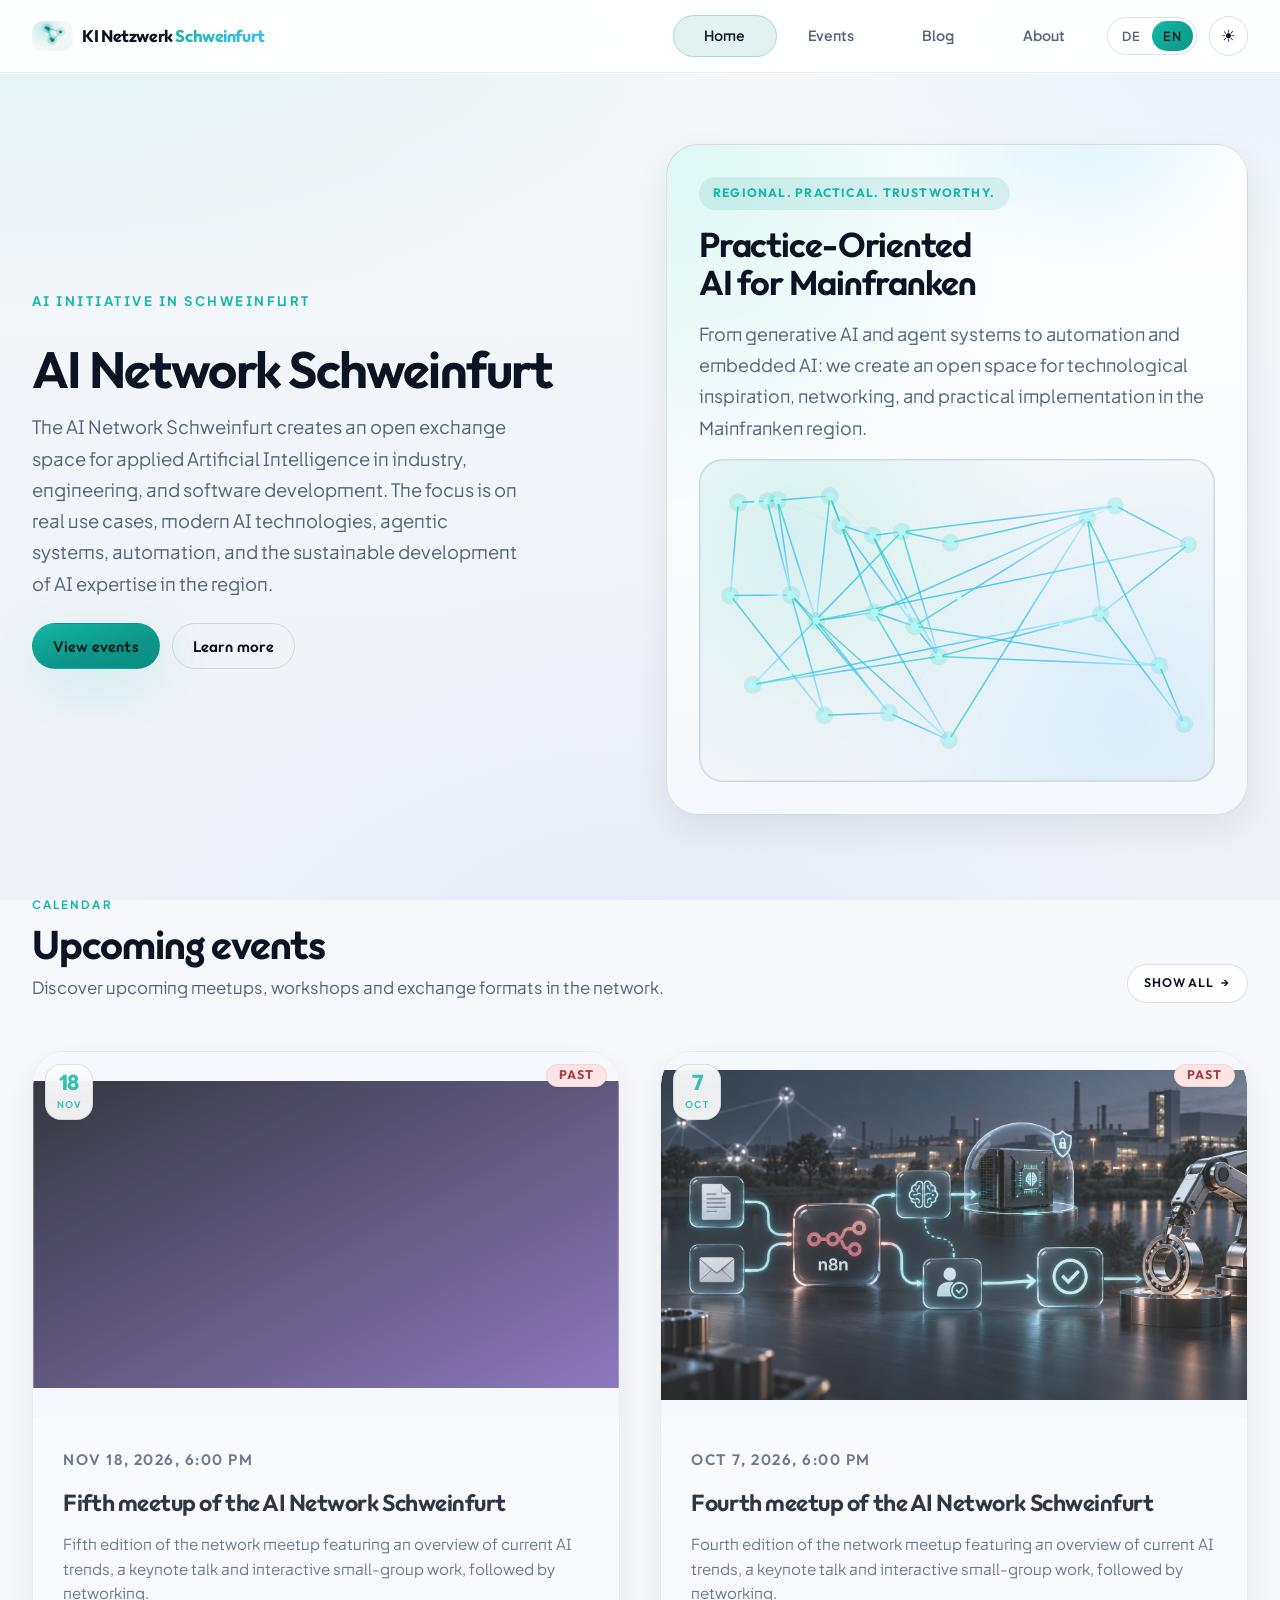
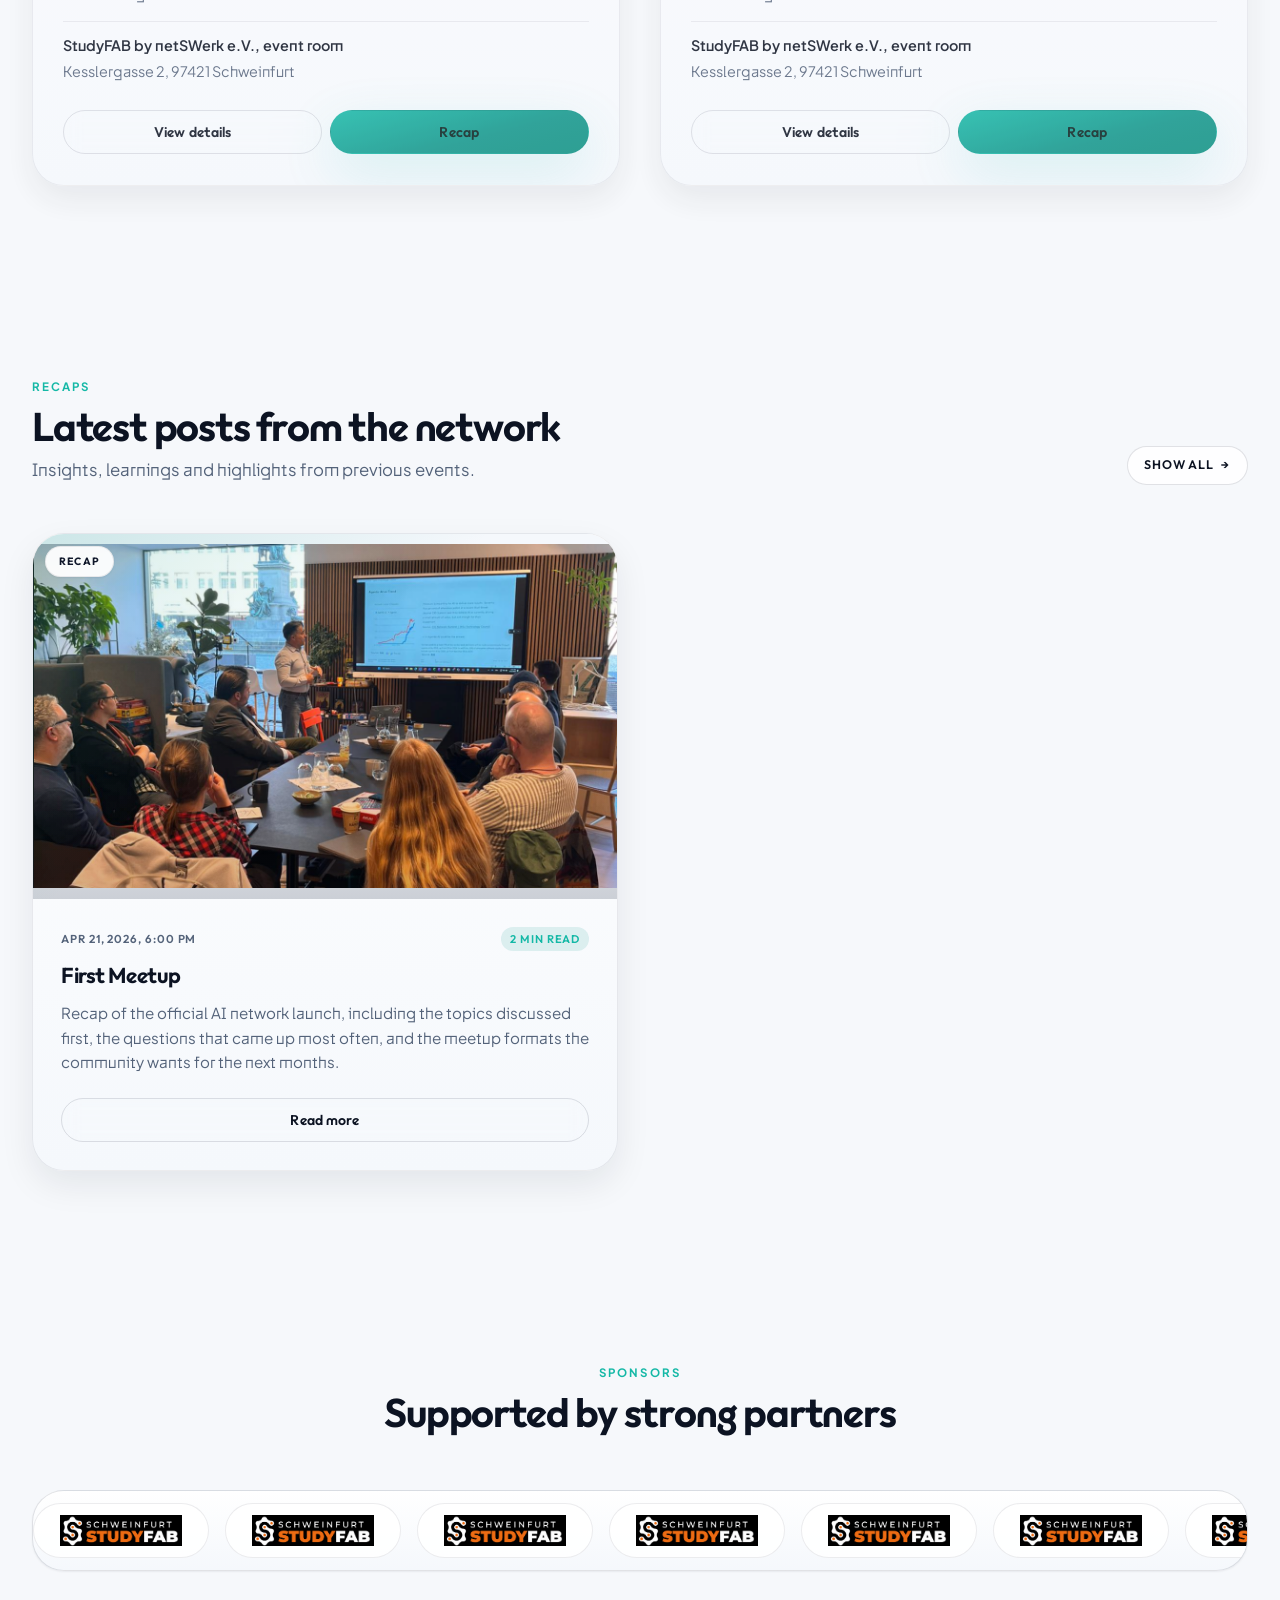
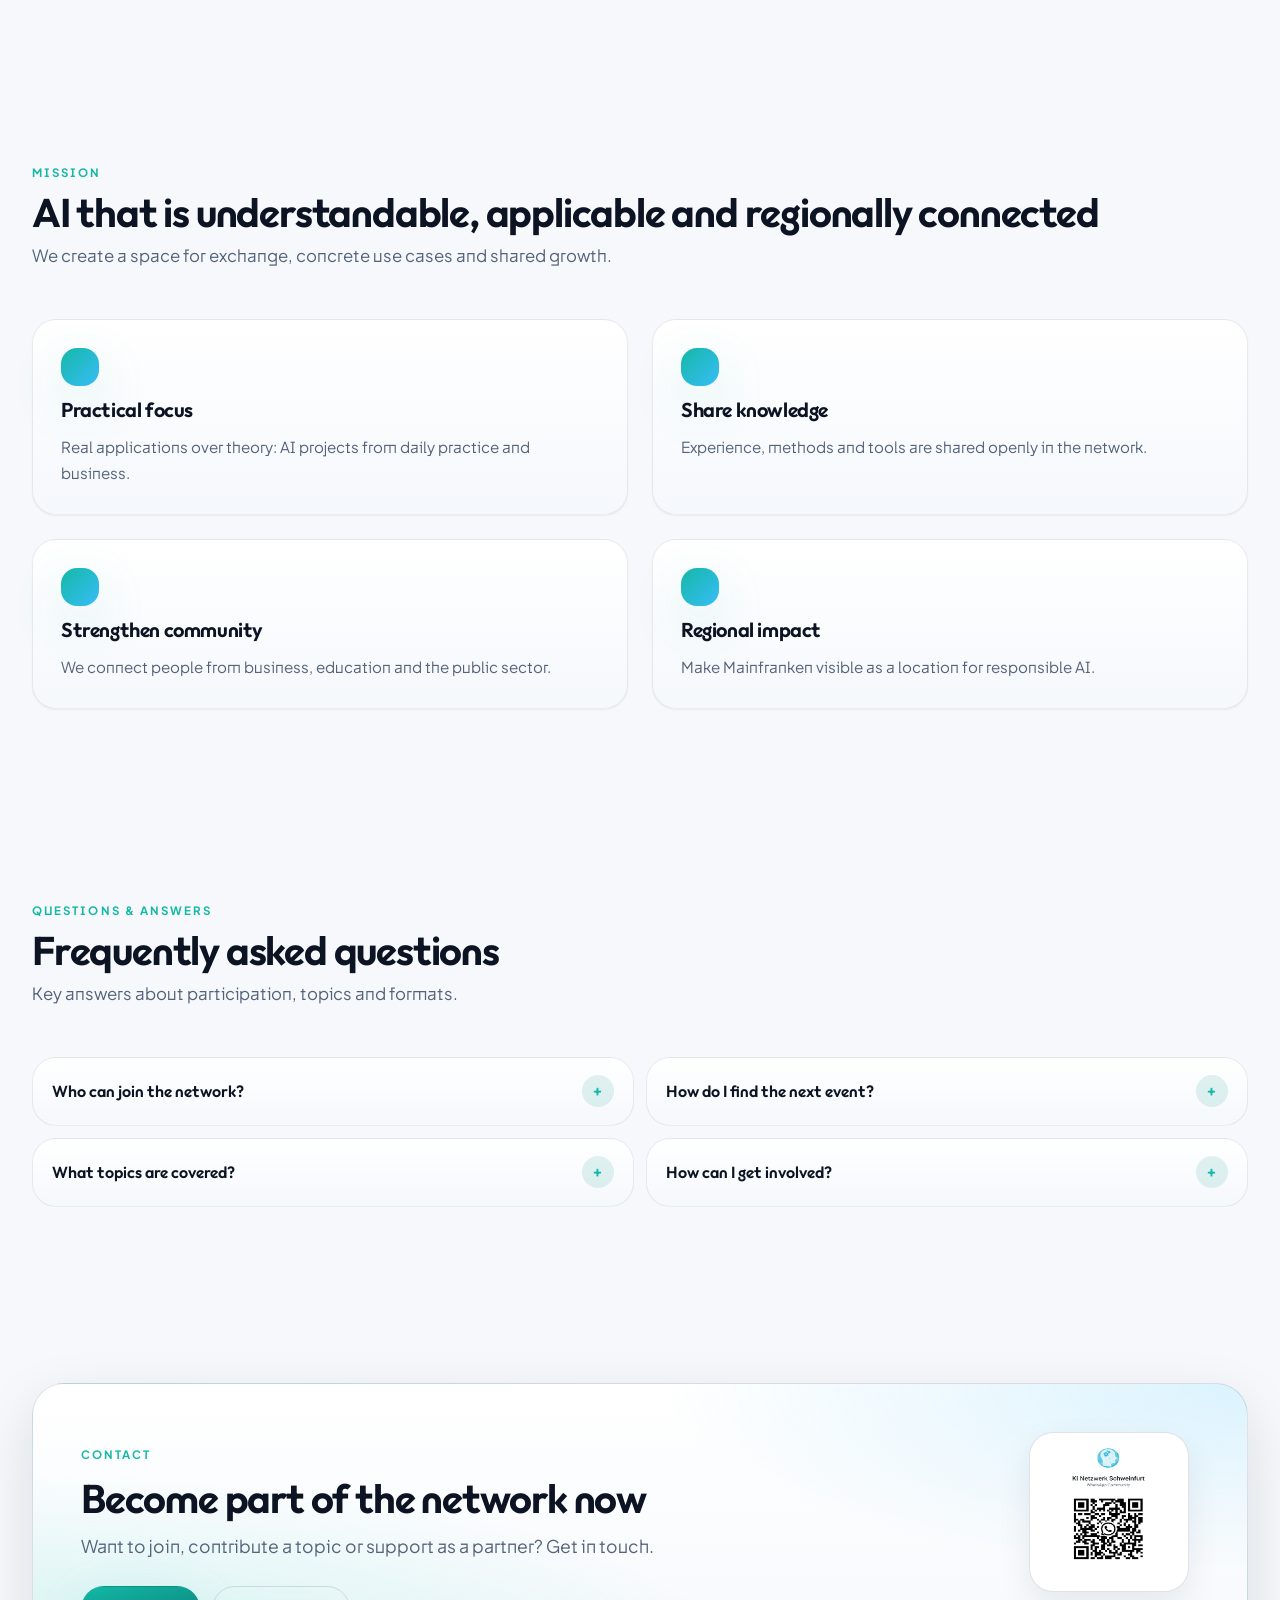
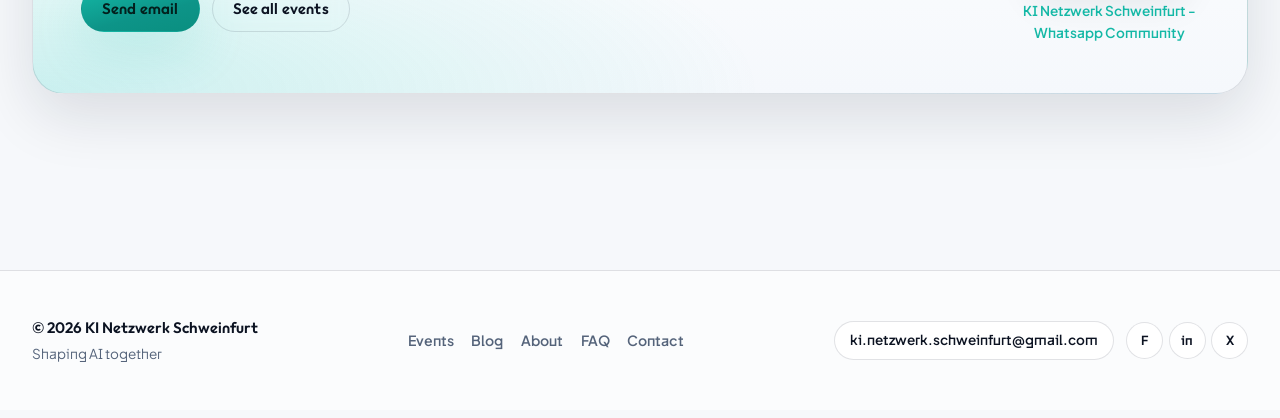
<file: index.html>
<!--
  ============================================================================
  Project:      KI Netzwerk Schweinfurt
  Seite:        Startseite (Home)
  Projekt-Pfad: index.html
  Description:  Offizielle Website des KI Netzwerks Schweinfurt – Vernetzung von
                Unternehmen, Bildung, Verwaltung und Community rund um praxisnahe KI
                in der Region Mainfranken.

  Developed by: Oliver Braun
  GitHub:       https://github.com/olli-br

  Development Start: April 2026
  Current Version:   0.1.0 (Beta)

  Update History:
  - 02.05.2026  [Oliver Braun]   Project initialization
  - 07.05.2026  [Morteza Djebeli]  Initial change the text for the home page 
  - 08.05.2026  [Oliver Braun]   Polish responsive UI and layout consistency, including updated JSON content structure and Markdown-based content handling.
  - 08.05.2026  [Oliver Braun]   Add local WebLLM chat assistant.
  - 09.05.2026  [Oliver Braun]   Markdown rendering and mobile UX polish.
  - 10.05.2026  [Oliver Braun]   Mobile/light-mode polish, viewport main height, live AI context.
  This project was independently developed and coded by me.
  Feel free to learn from the code, but please keep the attribution.
  ============================================================================
-->

<!doctype html>
<html lang="de">
  <head>
    <meta charset="UTF-8" />
    <meta name="color-scheme" content="dark light" />
    <script>
      (function () {
        var lk = "kins-language";
        var storedLang = localStorage.getItem(lk);
        function pickLang() {
          if (storedLang === "de" || storedLang === "en") return storedLang;
          var list =
            typeof navigator.languages !== "undefined" && navigator.languages.length
              ? Array.prototype.slice.call(navigator.languages)
              : [navigator.language || ""];
          for (var i = 0; i < list.length; i++) {
            var t = String(list[i]).toLowerCase();
            if (t.indexOf("de") === 0) return "de";
            if (t.indexOf("en") === 0) return "en";
          }
          return "de";
        }
        document.documentElement.lang = pickLang();
        var tk = "kins-theme";
        var storedTheme = localStorage.getItem(tk);
        if (storedTheme !== "light" && storedTheme !== "dark" && window.matchMedia) {
          document.documentElement.style.colorScheme = window.matchMedia("(prefers-color-scheme: light)").matches
            ? "light"
            : "dark";
        }
      })();
    </script>
    <meta
      name="viewport"
      content="width=device-width, initial-scale=1, viewport-fit=cover, interactive-widget=overlays-content"
    />
    <meta id="theme-color-meta" name="theme-color" content="#060a12" />
    <title>KI Netzwerk Schweinfurt</title>
    <meta
      name="description"
      content="KI Netzwerk Schweinfurt verbindet Unternehmen, Bildung und Verwaltung rund um praxisnahe Künstliche Intelligenz."
    />
    <link rel="preconnect" href="https://fonts.googleapis.com" />
    <link rel="preconnect" href="https://fonts.gstatic.com" crossorigin />
    <link
      href="https://fonts.googleapis.com/css2?family=Plus+Jakarta+Sans:ital,wght@0,400..800;1,400..800&display=swap"
      rel="stylesheet"
    />
    <link rel="stylesheet" href="./assets/css/styles.css" />
    <script defer src="./assets/js/main.js"></script>
  </head>
  <body data-page="home">
    <div id="site-header"></div>

    <main>
      <section class="hero container fade-in" id="hero">
        <div class="hero-content">
          <p class="eyebrow" data-i18n="home.heroLabel"></p>
          <h1 data-i18n="home.heroTitle"></h1>
          <p class="hero-text" data-i18n="home.heroText"></p>
          <div class="hero-actions">
            <a class="btn btn-primary" href="./events.html" data-i18n="home.heroCtaPrimary"></a>
            <a class="btn btn-ghost" href="#mission" data-i18n="home.heroCtaSecondary"></a>
          </div>
        </div>
        <aside class="hero-panel" aria-hidden="true">
          <div class="hero-panel-content">
            <span class="hero-chip" data-i18n="home.heroStatus"></span>
            <h2 data-i18n="home.heroPanelTitle"></h2>
            <p data-i18n="home.heroPanelText"></p>
            <div class="hero-network-visual">
              <canvas id="network-canvas" width="360" height="260"></canvas>
            </div>
          </div>
        </aside>
      </section>

      <section class="home-section container fade-in" id="upcoming-events">
        <div class="section-head">
          <div>
            <p class="eyebrow" data-i18n="home.nextEventsLabel"></p>
            <h2 data-i18n="home.nextEvents"></h2>
            <p class="section-copy" data-i18n="home.nextEventsIntro"></p>
          </div>
          <a class="link" href="./events.html" data-i18n="common.showAll"></a>
        </div>
        <div id="next-events" class="events-cards events-cards--home"></div>
      </section>

      <section class="home-section container fade-in" id="recaps">
        <div class="section-head">
          <div>
            <p class="eyebrow" data-i18n="home.recapLabel"></p>
            <h2 data-i18n="home.recapTitle"></h2>
            <p class="section-copy" data-i18n="home.recapIntro"></p>
          </div>
          <a class="link" href="./blog.html" data-i18n="common.showAll"></a>
        </div>
        <div id="latest-posts" class="blog-cards-grid"></div>
      </section>

      <section class="home-section container fade-in" id="sponsors">
        <div class="section-head section-head--center">
          <div>
            <p class="eyebrow" data-i18n="home.sponsorsLabel"></p>
            <h2 data-i18n="home.sponsorsTitle"></h2>
          </div>
        </div>
        <div id="sponsor-strip" class="sponsor-strip" aria-live="polite"></div>
      </section>

      <section class="home-section container fade-in" id="mission">
        <div class="section-head">
          <div>
            <p class="eyebrow" data-i18n="home.missionLabel"></p>
            <h2 data-i18n="home.missionTitle"></h2>
            <p class="section-copy" data-i18n="home.missionIntro"></p>
          </div>
        </div>
        <div class="feature-grid">
          <article class="feature-card fade-in">
            <h3 data-i18n="home.feature1Title"></h3>
            <p data-i18n="home.feature1Text"></p>
          </article>
          <article class="feature-card fade-in">
            <h3 data-i18n="home.feature2Title"></h3>
            <p data-i18n="home.feature2Text"></p>
          </article>
          <article class="feature-card fade-in">
            <h3 data-i18n="home.feature3Title"></h3>
            <p data-i18n="home.feature3Text"></p>
          </article>
          <article class="feature-card fade-in">
            <h3 data-i18n="home.feature4Title"></h3>
            <p data-i18n="home.feature4Text"></p>
          </article>
        </div>
      </section>

      <section class="home-section container fade-in" id="faq">
        <div class="section-head">
          <div>
            <p class="eyebrow" data-i18n="home.faqLabel"></p>
            <h2 data-i18n="home.faqTitle"></h2>
            <p class="section-copy" data-i18n="home.faqIntro"></p>
          </div>
        </div>
        <div class="faq-grid">
          <article class="faq-item">
            <button class="faq-question" type="button" aria-expanded="false" aria-controls="faq-1">
              <span data-i18n="faq.q1.question"></span>
              <span class="faq-toggle-icon" aria-hidden="true"></span>
            </button>
            <div id="faq-1" class="faq-answer" hidden>
              <p data-i18n="faq.q1.answer"></p>
            </div>
          </article>
          <article class="faq-item">
            <button class="faq-question" type="button" aria-expanded="false" aria-controls="faq-2">
              <span data-i18n="faq.q2.question"></span>
              <span class="faq-toggle-icon" aria-hidden="true"></span>
            </button>
            <div id="faq-2" class="faq-answer" hidden>
              <p data-i18n="faq.q2.answer"></p>
            </div>
          </article>
          <article class="faq-item">
            <button class="faq-question" type="button" aria-expanded="false" aria-controls="faq-3">
              <span data-i18n="faq.q3.question"></span>
              <span class="faq-toggle-icon" aria-hidden="true"></span>
            </button>
            <div id="faq-3" class="faq-answer" hidden>
              <p data-i18n="faq.q3.answer"></p>
            </div>
          </article>
          <article class="faq-item">
            <button class="faq-question" type="button" aria-expanded="false" aria-controls="faq-4">
              <span data-i18n="faq.q4.question"></span>
              <span class="faq-toggle-icon" aria-hidden="true"></span>
            </button>
            <div id="faq-4" class="faq-answer" hidden>
              <p data-i18n="faq.q4.answer"></p>
            </div>
          </article>
        </div>
      </section>

      <section class="cta-section container fade-in" id="contact">
        <div class="cta-panel">
          <div class="cta-panel-body">
            <div class="cta-panel-content">
              <p class="eyebrow" data-i18n="home.ctaLabel"></p>
              <h2 data-i18n="home.ctaTitle"></h2>
              <p class="cta-text" data-i18n="home.ctaText"></p>
              <div class="hero-actions">
                <a class="btn btn-primary" href="mailto:ki.netzwerk.schweinfurt@gmail.com" data-i18n="home.ctaButton"></a>
                <a class="btn btn-ghost" href="./events.html" data-i18n="home.ctaSecondary"></a>
              </div>
            </div>
            <div class="cta-qr">
              <img
                class="cta-qr-image"
                src="./assets/images/KI_Netzwerk_QR_transparent.png"
                data-i18n-alt="home.ctaQrAlt"
                alt="QR-Code zum Beitritt der WhatsApp Community"
                width="160"
                height="160"
                loading="lazy"
              />
              <a
                class="cta-qr-link"
                href="https://chat.whatsapp.com/La2UOZNCNzz22aZ2UuFhjT"
                target="_blank"
                rel="noopener noreferrer"
                >KI Netzwerk Schweinfurt - Whatsapp Community</a
              >
            </div>
          </div>
        </div>
      </section>
    </main>

    <div id="site-footer"></div>
  </body>
</html>
</file>
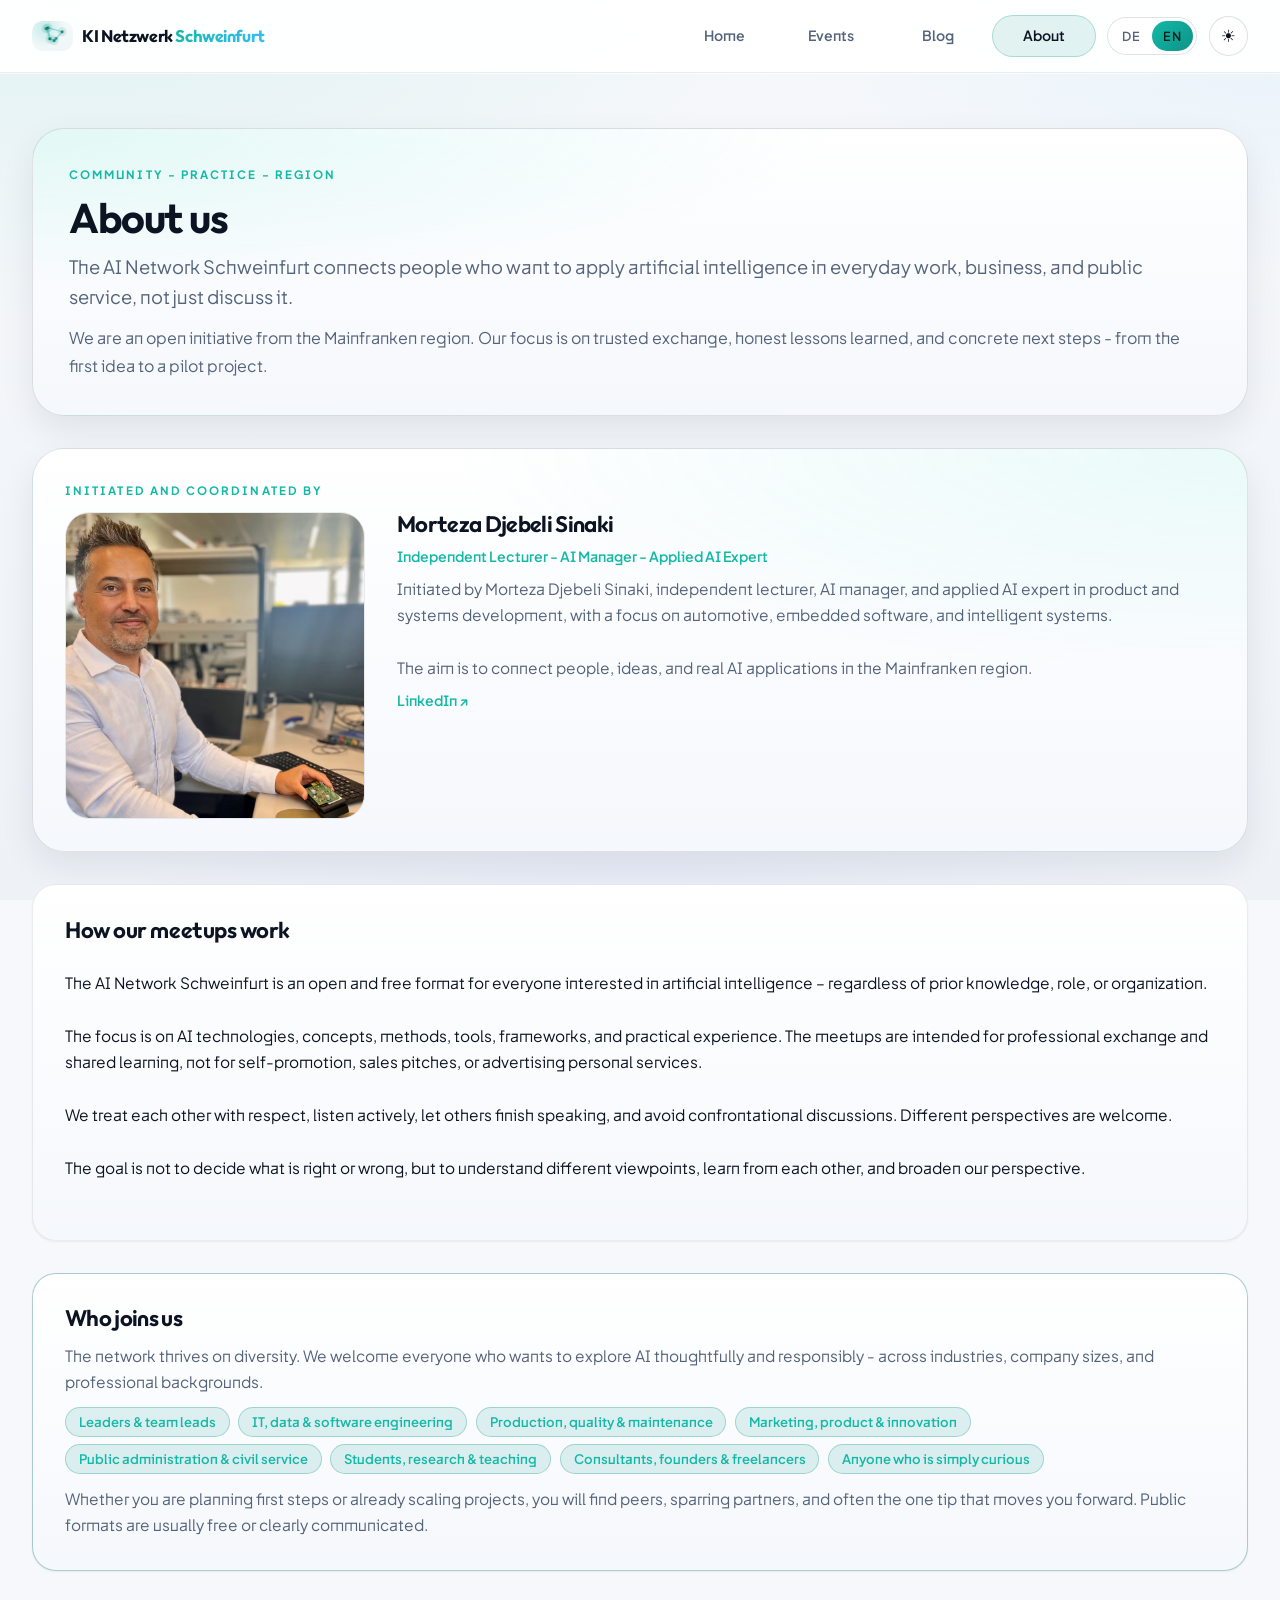
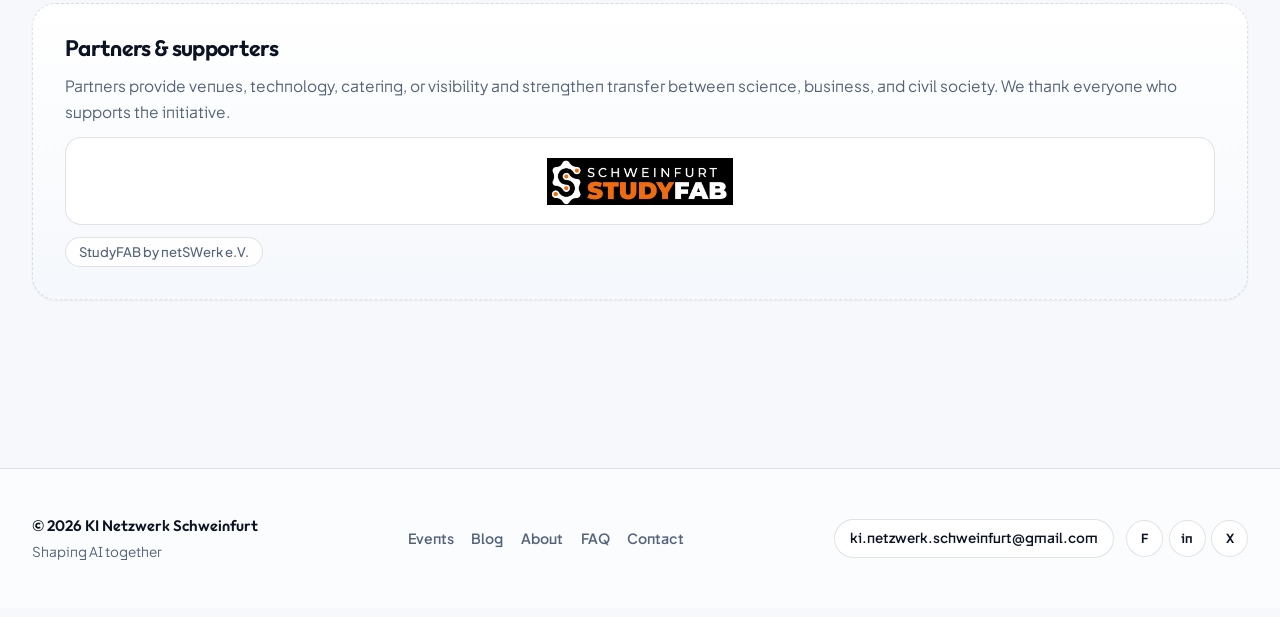
<file: about.html>
<!--
  ============================================================================
  Project:      KI Netzwerk Schweinfurt
  Seite:        Über uns
  Projekt-Pfad: about.html
  Description:  Offizielle Website des KI Netzwerks Schweinfurt – Vernetzung von
                Unternehmen, Bildung, Verwaltung und Community rund um praxisnahe KI
                in der Region Mainfranken.

  Developed by: Oliver Braun
  GitHub:       https://github.com/olli-br

  Development Start: April 2026
  Current Version:   0.1.0 (Beta)

  Update History:
  - 02.05.2026  [Oliver Braun]   Project initialization
  - 08.05.2026  [Oliver Braun]   Polish responsive UI and layout consistency, including updated JSON content structure and Markdown-based content handling.
  - 09.05.2026  [Oliver Braun]   Markdown rendering and mobile UX polish.
  - 10.05.2026  [Oliver Braun]   Mobile/light-mode polish, viewport main height, live AI context.

  This project was independently developed and coded by me.
  Feel free to learn from the code, but please keep the attribution.
  ============================================================================
-->

<!doctype html>
<html lang="de">
  <head>
    <meta charset="UTF-8" />
    <meta name="color-scheme" content="dark light" />
    <script>
      (function () {
        var lk = "kins-language";
        var storedLang = localStorage.getItem(lk);
        function pickLang() {
          if (storedLang === "de" || storedLang === "en") return storedLang;
          var list =
            typeof navigator.languages !== "undefined" && navigator.languages.length
              ? Array.prototype.slice.call(navigator.languages)
              : [navigator.language || ""];
          for (var i = 0; i < list.length; i++) {
            var t = String(list[i]).toLowerCase();
            if (t.indexOf("de") === 0) return "de";
            if (t.indexOf("en") === 0) return "en";
          }
          return "de";
        }
        document.documentElement.lang = pickLang();
        var tk = "kins-theme";
        var storedTheme = localStorage.getItem(tk);
        if (storedTheme !== "light" && storedTheme !== "dark" && window.matchMedia) {
          document.documentElement.style.colorScheme = window.matchMedia("(prefers-color-scheme: light)").matches
            ? "light"
            : "dark";
        }
      })();
    </script>
    <meta
      name="viewport"
      content="width=device-width, initial-scale=1, viewport-fit=cover, interactive-widget=overlays-content"
    />
    <meta id="theme-color-meta" name="theme-color" content="#060a12" />
    <title>Über uns | KI Netzwerk Schweinfurt</title>
    <meta
      name="description"
      content="KI Netzwerk Schweinfurt: Treffen, Zielgruppe und Partner der Initiative für KI in der Region."
    />
    <link rel="preconnect" href="https://fonts.googleapis.com" />
    <link rel="preconnect" href="https://fonts.gstatic.com" crossorigin />
    <link
      href="https://fonts.googleapis.com/css2?family=Plus+Jakarta+Sans:ital,wght@0,400..800;1,400..800&display=swap"
      rel="stylesheet"
    />
    <link rel="stylesheet" href="./assets/css/styles.css" />
    <script defer src="./assets/js/main.js"></script>
  </head>
  <body data-page="about">
    <div id="site-header"></div>

    <main class="page-main about-page container">
      <header class="about-hero fade-in">
        <p class="about-eyebrow" id="about-eyebrow"></p>
        <h1 class="about-title" id="about-title"></h1>
        <div class="about-subtitle" id="about-subtitle"></div>
        <div class="about-intro" id="about-intro"></div>
      </header>

      <section class="about-initiators fade-in" id="about-initiators-section">
        <p class="about-eyebrow" id="about-initiators-eyebrow"></p>
        <div id="about-initiators-container"></div>
      </section>

      <section class="about-panel fade-in">
        <div class="about-prose" id="about-meeting-body"></div>
      </section>

      <section class="about-panel about-panel--accent fade-in" aria-labelledby="about-participants-title">
        <h2 class="about-panel__title" id="about-participants-title"></h2>
        <div class="about-panel__lead" id="about-participants-lead"></div>
        <div id="about-participant-chips" class="about-chip-row"></div>
        <div class="about-panel__closing" id="about-participants-closing"></div>
      </section>

      <section class="about-panel about-panel--partners fade-in" aria-labelledby="about-partners-title">
        <h2 class="about-panel__title" id="about-partners-title"></h2>
        <div class="about-panel__text" id="about-partners-text"></div>
        <div id="about-partner-logos" class="about-partner-logos">
          <a class="about-partner-logo" href="https://schweinfurt-fabulous.de/schweinfurt-fabulous/studyfab" target="_blank" rel="noopener noreferrer">
            <img src="./assets/images/StudyFAB_Logo.png" alt="StudyFAB" loading="lazy" />
          </a>
        </div>
        <div id="about-partner-chips" class="about-chip-row about-chip-row--muted"></div>
      </section>
    </main>

    <div id="site-footer"></div>
  </body>
</html>
</file>
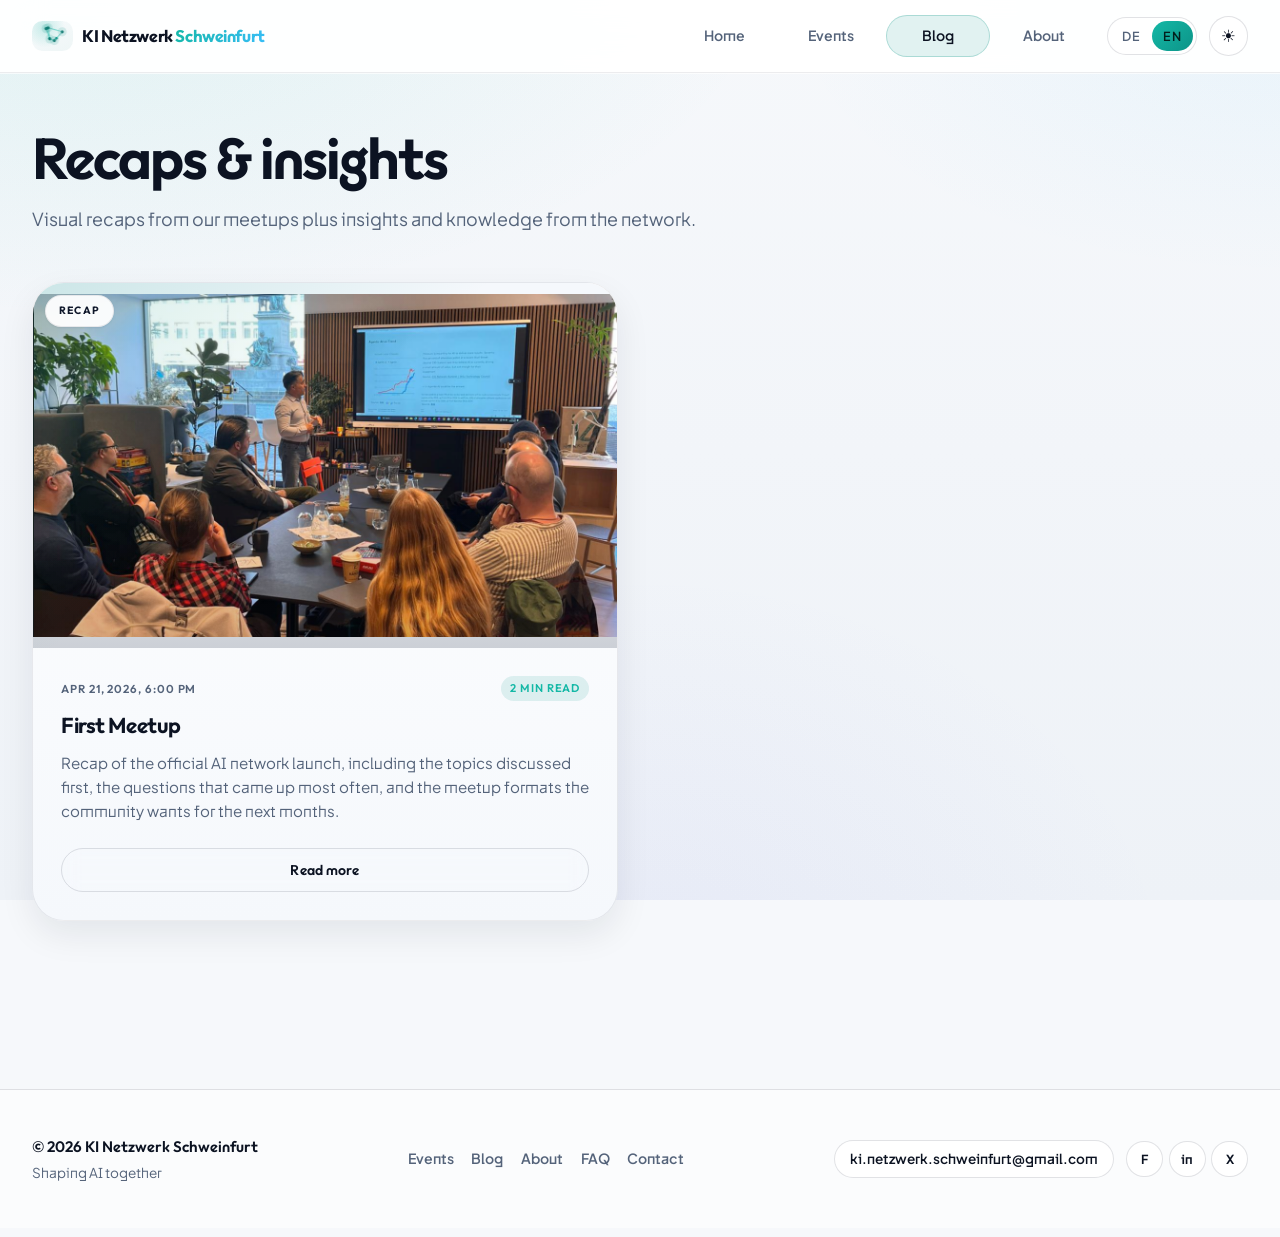
<file: blog.html>
<!--
  ============================================================================
  Project:      KI Netzwerk Schweinfurt
  Seite:        Blog
  Projekt-Pfad: blog.html
  Description:  Offizielle Website des KI Netzwerks Schweinfurt – Vernetzung von
                Unternehmen, Bildung, Verwaltung und Community rund um praxisnahe KI
                in der Region Mainfranken.

  Developed by: Oliver Braun
  GitHub:       https://github.com/olli-br

  Development Start: April 2026
  Current Version:   0.1.0 (Beta)

  Update History:
  - 02.05.2026  [Oliver Braun]   Project initialization
  - 08.05.2026  [Oliver Braun]   Polish responsive UI and layout consistency, including updated JSON content structure and Markdown-based content handling.
  - 09.05.2026  [Oliver Braun]   Markdown rendering and mobile UX polish.
  - 10.05.2026  [Oliver Braun]   Mobile/light-mode polish, viewport main height, live AI context; blog-detail date uses card-date.

  This project was independently developed and coded by me.
  Feel free to learn from the code, but please keep the attribution.
  ============================================================================
-->

<!doctype html>
<html lang="de">
  <head>
    <meta charset="UTF-8" />
    <meta name="color-scheme" content="dark light" />
    <script>
      (function () {
        var lk = "kins-language";
        var storedLang = localStorage.getItem(lk);
        function pickLang() {
          if (storedLang === "de" || storedLang === "en") return storedLang;
          var list =
            typeof navigator.languages !== "undefined" && navigator.languages.length
              ? Array.prototype.slice.call(navigator.languages)
              : [navigator.language || ""];
          for (var i = 0; i < list.length; i++) {
            var t = String(list[i]).toLowerCase();
            if (t.indexOf("de") === 0) return "de";
            if (t.indexOf("en") === 0) return "en";
          }
          return "de";
        }
        document.documentElement.lang = pickLang();
        var tk = "kins-theme";
        var storedTheme = localStorage.getItem(tk);
        if (storedTheme !== "light" && storedTheme !== "dark" && window.matchMedia) {
          document.documentElement.style.colorScheme = window.matchMedia("(prefers-color-scheme: light)").matches
            ? "light"
            : "dark";
        }
      })();
    </script>
    <meta
      name="viewport"
      content="width=device-width, initial-scale=1, viewport-fit=cover, interactive-widget=overlays-content"
    />
    <meta id="theme-color-meta" name="theme-color" content="#060a12" />
    <title>Blog | KI Netzwerk Schweinfurt</title>
    <meta name="description" content="Blogbeiträge des KI Netzwerk Schweinfurt" />
    <link rel="preconnect" href="https://fonts.googleapis.com" />
    <link rel="preconnect" href="https://fonts.gstatic.com" crossorigin />
    <link
      href="https://fonts.googleapis.com/css2?family=Plus+Jakarta+Sans:ital,wght@0,400..800;1,400..800&display=swap"
      rel="stylesheet"
    />
    <link rel="stylesheet" href="./assets/css/styles.css" />
    <script defer src="./assets/js/main.js"></script>
  </head>
  <body data-page="blog">
    <div id="site-header"></div>

    <main class="page-main container">
      <header class="page-head fade-in">
        <h1 data-i18n="blog.title"></h1>
        <p data-i18n="blog.subtitle"></p>
      </header>

      <section id="blog-list-view" class="fade-in">
        <div id="blog-list" class="blog-cards-grid"></div>
      </section>

      <article id="blog-detail-view" class="blog-detail hidden fade-in">
        <a class="link" href="./blog.html" data-i18n="blog.detail.backToList"></a>
        <header class="blog-detail-head">
          <h2 id="blog-detail-title"></h2>
          <p id="blog-detail-date" class="card-date"></p>
          <p id="blog-detail-readtime" class="blog-detail-readtime hidden"></p>
        </header>
        <img id="blog-detail-image" class="blog-detail-image hidden" alt="" />
        <div id="blog-detail-content" class="markdown-layer markdown-content"></div>
      </article>
    </main>

    <div id="site-footer"></div>
  </body>
</html>
</file>
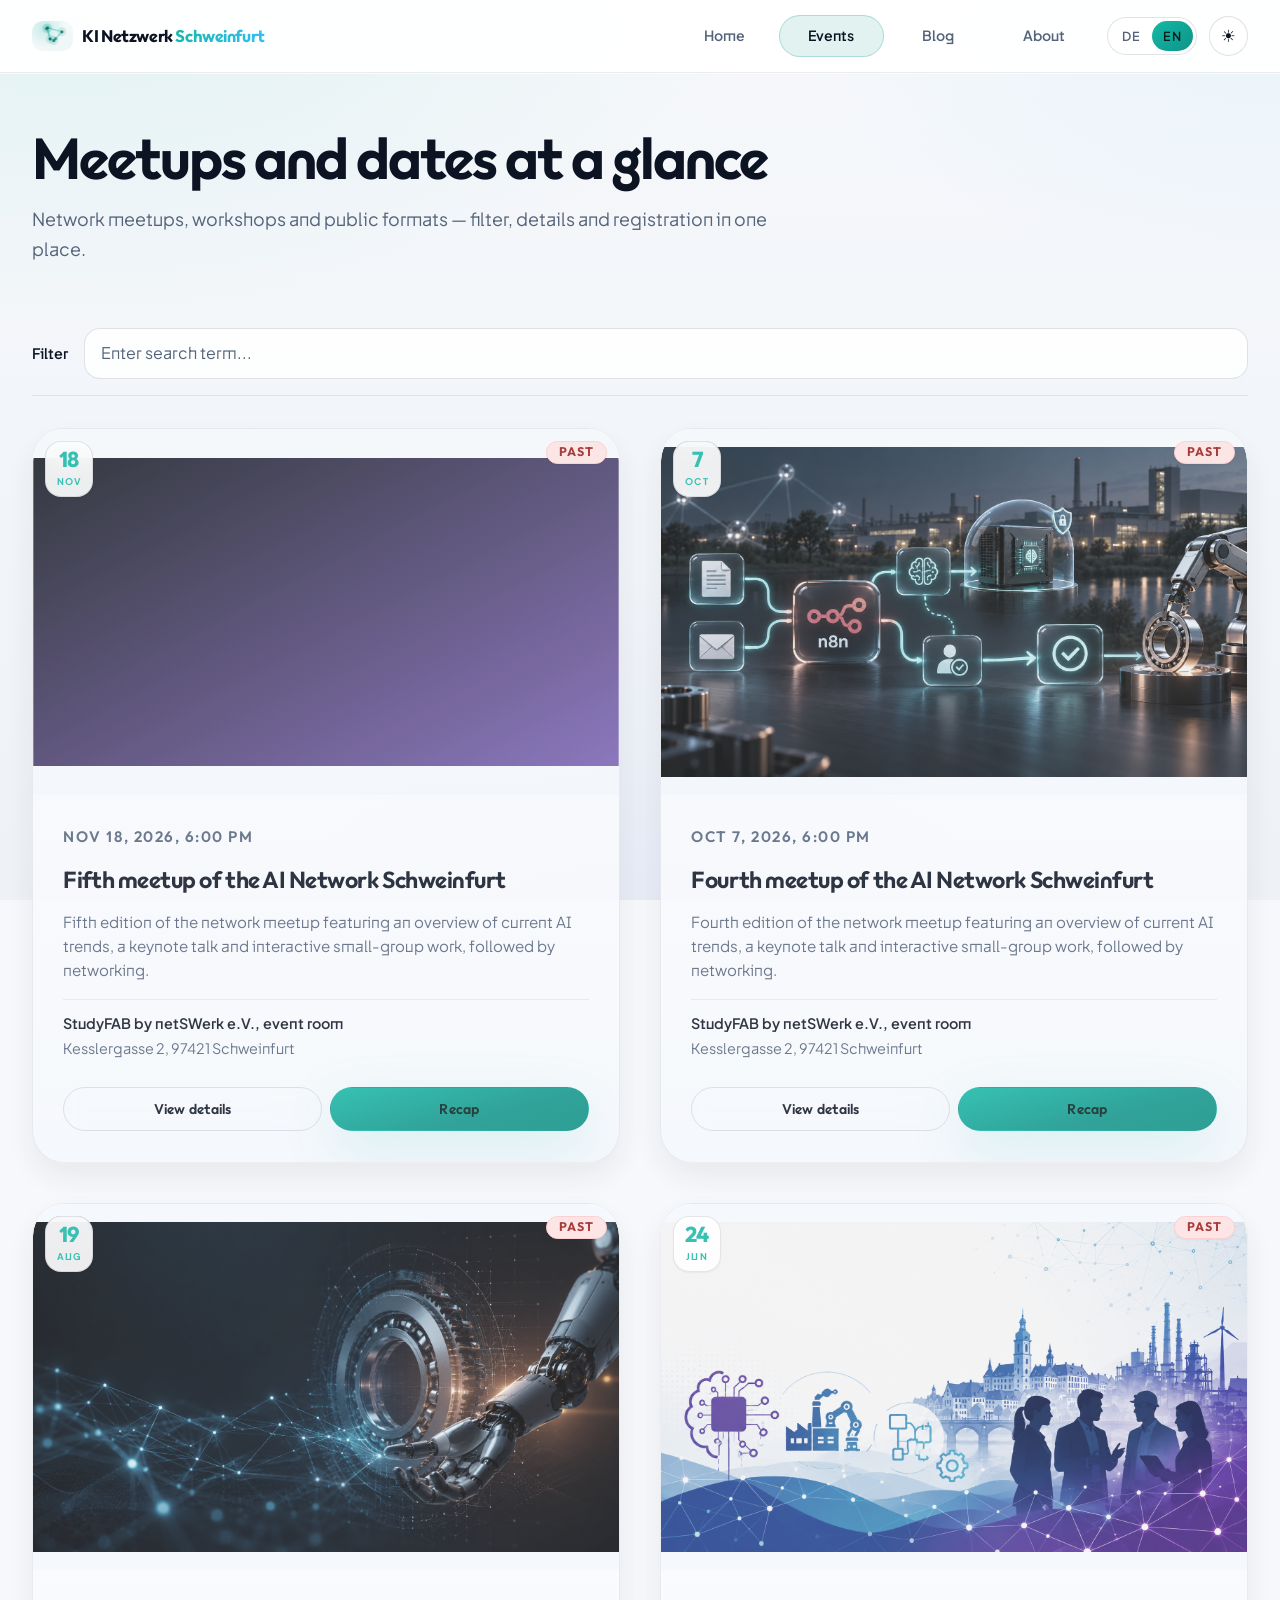
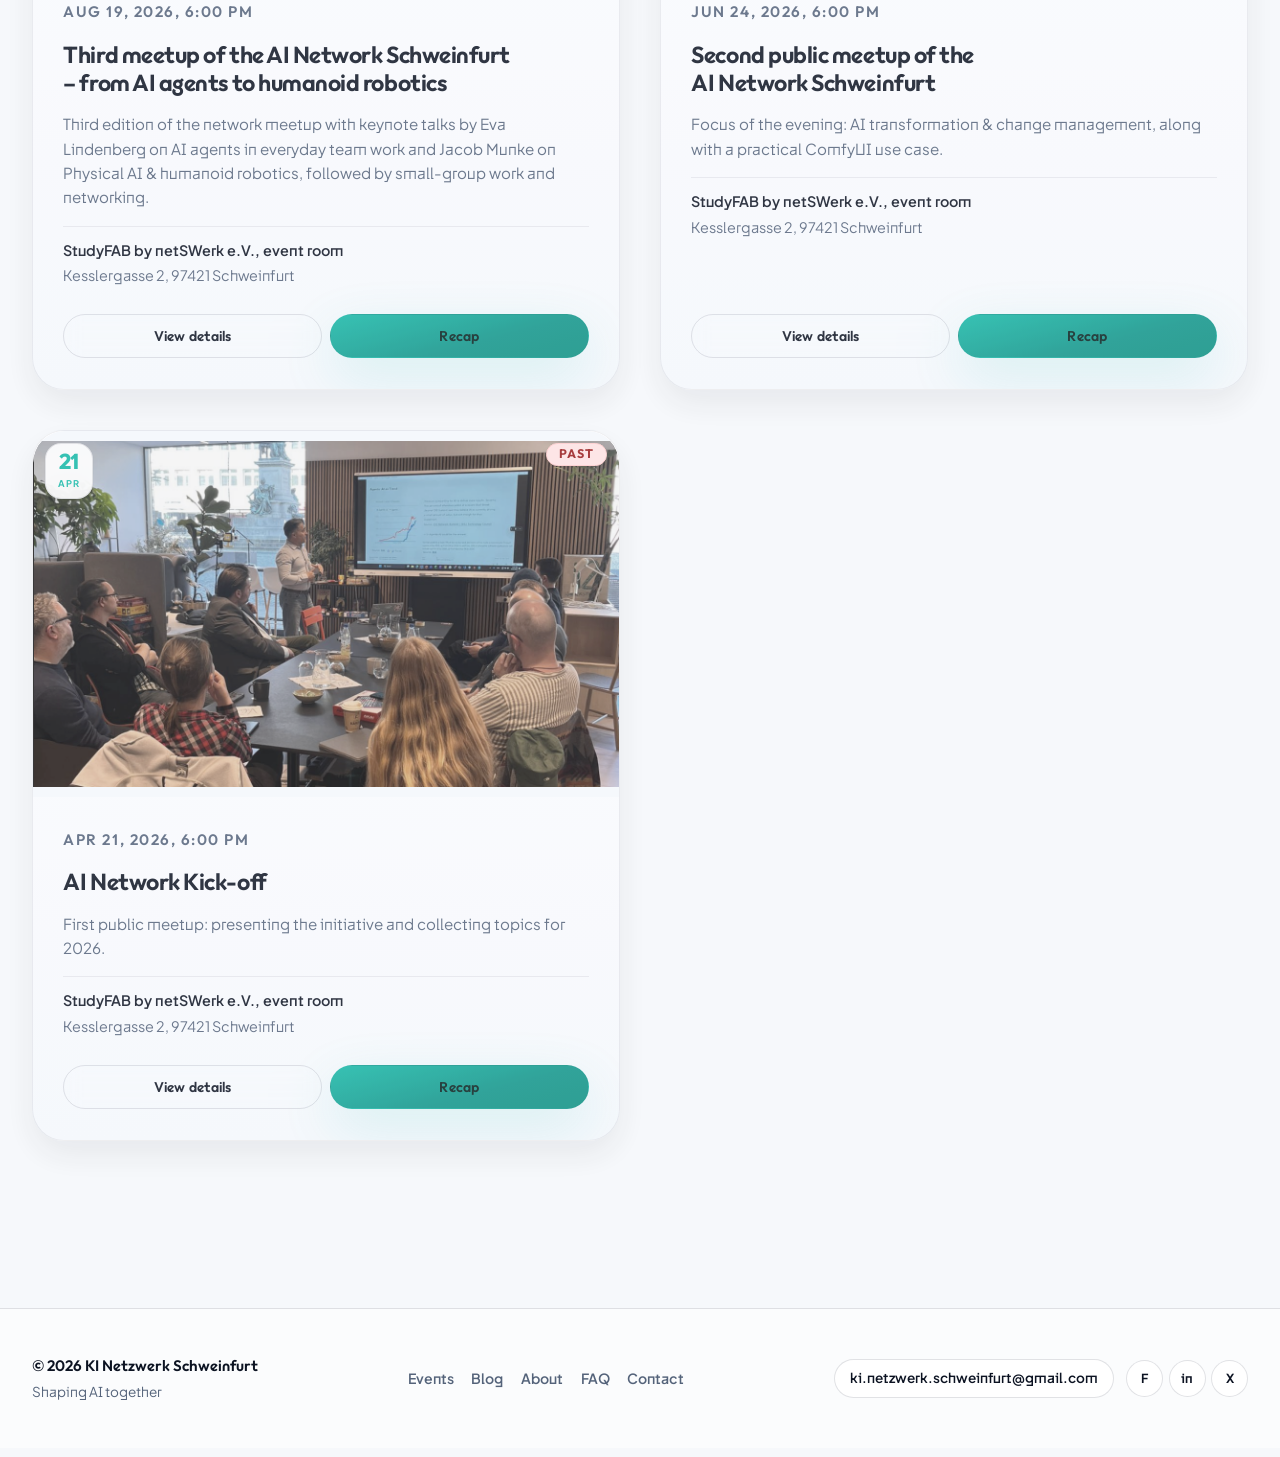
<file: events.html>
<!--
  ============================================================================
  Project:      KI Netzwerk Schweinfurt
  Seite:        Events
  Projekt-Pfad: events.html
  Description:  Offizielle Website des KI Netzwerks Schweinfurt – Vernetzung von
                Unternehmen, Bildung, Verwaltung und Community rund um praxisnahe KI
                in der Region Mainfranken.

  Developed by: Oliver Braun
  GitHub:       https://github.com/olli-br

  Development Start: April 2026
  Current Version:   0.1.0 (Beta)

  Update History:
  - 02.05.2026  [Oliver Braun]   Project initialization
  - 08.05.2026  [Oliver Braun]   Polish responsive UI and layout consistency, including updated JSON content structure and Markdown-based content handling.
  - 09.05.2026  [Oliver Braun]   Markdown rendering and mobile UX polish.
  - 10.05.2026  [Oliver Braun]   Mobile/light-mode polish, viewport main height, live AI context.

  This project was independently developed and coded by me.
  Feel free to learn from the code, but please keep the attribution.
  ============================================================================
-->

<!doctype html>
<html lang="de">
  <head>
    <meta charset="UTF-8" />
    <meta name="color-scheme" content="dark light" />
    <script>
      (function () {
        var lk = "kins-language";
        var storedLang = localStorage.getItem(lk);
        function pickLang() {
          if (storedLang === "de" || storedLang === "en") return storedLang;
          var list =
            typeof navigator.languages !== "undefined" && navigator.languages.length
              ? Array.prototype.slice.call(navigator.languages)
              : [navigator.language || ""];
          for (var i = 0; i < list.length; i++) {
            var t = String(list[i]).toLowerCase();
            if (t.indexOf("de") === 0) return "de";
            if (t.indexOf("en") === 0) return "en";
          }
          return "de";
        }
        document.documentElement.lang = pickLang();
        var tk = "kins-theme";
        var storedTheme = localStorage.getItem(tk);
        if (storedTheme !== "light" && storedTheme !== "dark" && window.matchMedia) {
          document.documentElement.style.colorScheme = window.matchMedia("(prefers-color-scheme: light)").matches
            ? "light"
            : "dark";
        }
      })();
    </script>
    <meta
      name="viewport"
      content="width=device-width, initial-scale=1, viewport-fit=cover, interactive-widget=overlays-content"
    />
    <meta id="theme-color-meta" name="theme-color" content="#060a12" />
    <title>Events | KI Netzwerk Schweinfurt</title>
    <meta name="description" content="Alle Events des KI Netzwerk Schweinfurt" />
    <link rel="preconnect" href="https://fonts.googleapis.com" />
    <link rel="preconnect" href="https://fonts.gstatic.com" crossorigin />
    <link
      href="https://fonts.googleapis.com/css2?family=Plus+Jakarta+Sans:ital,wght@0,400..800;1,400..800&display=swap"
      rel="stylesheet"
    />
    <link rel="stylesheet" href="./assets/css/styles.css" />
    <script defer src="./assets/js/main.js"></script>
  </head>
  <body data-page="events">
    <div id="site-header"></div>

    <main class="page-main container">
      <header class="page-head fade-in">
        <h1 data-i18n="events.title"></h1>
        <p data-i18n="events.subtitle"></p>
      </header>

      <section id="events-list-view" class="stack fade-in">
        <div class="toolbar toolbar--events">
          <label for="event-filter" data-i18n="events.filterLabel"></label>
          <input id="event-filter" type="search" placeholder="Suchbegriff..." />
        </div>
        <div id="events-list" class="events-cards"></div>
      </section>

      <article id="event-detail-view" class="event-detail hidden fade-in">
        <a class="link" href="./events.html" data-i18n="events.detail.backToList"></a>
        <img id="event-detail-image" class="event-detail-image" alt="" />
        <header class="event-detail-head">
          <div class="event-detail-meta">
            <p id="event-detail-date" class="card-date"></p>
            <span id="event-detail-status" class="event-status-badge hidden"></span>
          </div>
          <h2 id="event-detail-title"></h2>
          <div id="event-detail-countdown" class="event-detail-countdown hidden" aria-live="polite"></div>
        </header>
        <p id="event-detail-description" class="event-detail-lead"></p>
        <section id="event-detail-location-section" class="event-location-section hidden" aria-labelledby="event-detail-location-heading">
          <h3 id="event-detail-location-heading" class="event-location-section__title"></h3>
          <address id="event-detail-address" class="event-detail-address"></address>
          <div id="event-detail-map-wrap" class="event-map-wrap hidden">
            <p class="event-map-hint" id="event-detail-map-hint"></p>
            <div class="event-map-aspect">
              <iframe
                id="event-detail-map-frame"
                class="event-map-iframe"
                title=""
                loading="lazy"
                referrerpolicy="no-referrer-when-downgrade"
                src=""
              ></iframe>
              <a id="event-detail-map-hit" class="event-map-hit" href="#" target="_blank" rel="noopener noreferrer">
                <span class="event-map-hit__label"></span>
              </a>
            </div>
            <div class="event-map-external">
              <a id="event-detail-map-google" class="btn btn-ghost btn--sm" href="#" target="_blank" rel="noopener noreferrer"></a>
              <a id="event-detail-map-apple" class="btn btn-ghost btn--sm" href="#" target="_blank" rel="noopener noreferrer"></a>
            </div>
          </div>
        </section>
        <div id="event-detail-body" class="markdown-layer markdown-content event-detail-body hidden"></div>
        <div class="event-detail-actions">
          <a
            id="event-detail-link"
            class="btn btn-primary"
            target="_blank"
            rel="noopener noreferrer"
            data-i18n="events.detail.register"
          ></a>
        </div>
      </article>
    </main>

    <div id="site-footer"></div>
  </body>
</html>
</file>
<file: assets/css/styles.css>
/*
  ============================================================================
  Project:      KI Netzwerk Schweinfurt
  File:         styles.css
  Seite / Rolle: Globales Designsystem (alle Seiten)
  Projekt-Pfad: assets/css/styles.css

  Developed by: Oliver Braun
  GitHub:       https://github.com/olli-br

  Development Start: April 2026
  Current Version:   0.1.0

  Update History:
  - 02.05.2026  [Oliver Braun]   Project initialization
  - 08.05.2026  [Oliver Braun]   Polish responsive UI and layout consistency, including updated JSON content structure and Markdown-based content handling.
  - 08.05.2026  [Oliver Braun]   Add local WebLLM chat assistant.
  - 09.05.2026  [Oliver Braun]   Markdown rendering and mobile UX polish.
  - 09.05.2026  [Oliver Braun]   UI-Feinschliff: Layout, Mobile/Safari, KI-Chat & WebLLM.
  - 10.05.2026  [Oliver Braun]   Light-mode fixes (header, countdown/date colors), AI chat sizing, viewport-based main height.

  Independently developed by me.
  ============================================================================
*/

/* =========================================================================
  KI Netzwerk Schweinfurt — Design System (2026)
   Aufbau:
     1. Tokens (Farben, Typografie, Spacing, Radius, Schatten)
     2. Reset / Basis
     3. Layout-Primitive (Container, Section, Stack, Grid)
     4. Komponenten (Buttons, Badges, Inputs, Cards, FAQ, Calendar, ...)
     5. Header / Footer
     6. Seiten (Home, Events, Blog, About, Detail)
     7. Markdown-Schicht (.markdown-layer, gleiche Typografie auf allen Geräten)
     8. Hilfsklassen / Animationen / Banner
   ========================================================================= */

@import url("https://fonts.googleapis.com/css2?family=Outfit:wght@300..800&display=swap");

/* Cascade-Layer-Reihenfolge:
   - reset:    grundlegende Tag-Defaults (h1-h6, p, img, a, button, ::selection)
   - markdown: Typografie für gerenderten Markdown-Inhalt (.markdown-layer)
   Komponenten-/Seiten-Regeln bleiben unlayered und gewinnen damit gegen reset und markdown,
   während .markdown-layer die generischen Tag-Defaults aus reset zuverlässig überschreibt. */
@layer reset, markdown;

/* -------------------------------------------------------------------------
   1. Tokens
   ------------------------------------------------------------------------- */

:root {
  color-scheme: dark light;

  /* Markenfarben */
  --color-primary: #14b8a6;
  --color-primary-strong: #2dd4bf;
  --color-primary-soft: rgba(45, 212, 191, 0.16);
  --color-accent: #38bdf8;          /* Cyan-Akzent für Verläufe */
  --color-accent-2: #818cf8;        /* Indigo-Akzent für Recap */

  /* Dunkles Schema (Standard) */
  --bg: #060a12;
  --bg-2: #0a121d;
  --surface: #0f1825;
  --surface-2: #131e2c;
  --surface-soft: rgba(20, 30, 46, 0.7);
  --text: #f1f5f9;
  --text-muted: #97a8bd;
  --border: rgba(148, 163, 184, 0.14);
  --border-strong: rgba(148, 163, 184, 0.22);
  --shadow-sm: 0 2px 6px rgba(0, 0, 0, 0.18);
  --shadow-md: 0 14px 38px rgba(0, 0, 0, 0.28);
  --shadow-lg: 0 28px 70px rgba(0, 0, 0, 0.36);
  --shadow-glow: 0 18px 60px rgba(45, 212, 191, 0.18);

  /* Status */
  --success-fg: #bbf7d0;
  --success-bg: rgba(34, 197, 94, 0.14);
  --success-border: rgba(74, 222, 128, 0.36);
  --danger-fg: #fecaca;
  --danger-bg: rgba(239, 68, 68, 0.14);
  --danger-border: rgba(239, 68, 68, 0.36);

  /* Typografie */
  --font-sans:
    "Plus Jakarta Sans", ui-sans-serif, system-ui, -apple-system, "Segoe UI",
    Roboto, "Helvetica Neue", Arial, sans-serif;
  --font-display: "Outfit", var(--font-sans);

  /* Spacing-Skala (8px-Raster) */
  --space-1: 0.25rem;
  --space-2: 0.5rem;
  --space-3: 0.75rem;
  --space-4: 1rem;
  --space-5: 1.5rem;
  --space-6: 2rem;
  --space-7: 3rem;
  --space-8: 4rem;
  --space-9: 6rem;

  /* Radius */
  --radius-xs: 0.4rem;
  --radius-sm: 0.65rem;
  --radius-md: 1rem;
  --radius-lg: 1.5rem;
  --radius-xl: 2rem;
  --radius-pill: 999px;

  /* Layout */
  --container-max: 100%;             /* volle Bildschirmbreite */
  --container-narrow: 44rem;          /* 704px — Lesespalte */
  --gutter: clamp(1.1rem, 4vw, 2rem); /* Innenrand links/rechts */
  --header-height: 4.5rem;
  --section-y: clamp(3rem, 8vw, 6rem);
  --content-gap: clamp(1.25rem, 3vw, 2rem);

  /* Easing */
  --ease-out: cubic-bezier(0.22, 0.61, 0.36, 1);
  --ease-spring: cubic-bezier(0.2, 0.82, 0.16, 1);
}

/* Helles Schema */
body.theme-light {
  --bg: #f6f8fb;
  --bg-2: #eef2f7;
  --surface: #ffffff;
  --surface-2: #f5f8fc;
  --surface-soft: rgba(255, 255, 255, 0.86);
  --text: #0c1322;
  --text-muted: #54637a;
  --border: rgba(15, 23, 42, 0.08);
  --border-strong: rgba(15, 23, 42, 0.12);
  --shadow-sm: 0 1px 2px rgba(15, 23, 42, 0.06);
  --shadow-md: 0 14px 34px rgba(15, 23, 42, 0.08);
  --shadow-lg: 0 22px 60px rgba(15, 23, 42, 0.12);
  --shadow-glow: 0 18px 54px rgba(20, 184, 166, 0.16);
  --color-primary: #0d9488;
  --color-primary-strong: #14b8a6;
  --color-primary-soft: rgba(13, 148, 136, 0.12);
  --success-fg: #166534;
  --success-bg: #dcfce7;
  --success-border: #bbf7d0;
  --danger-fg: #991b1b;
  --danger-bg: #fee2e2;
  --danger-border: #fecaca;
}

/* -------------------------------------------------------------------------
   2. Reset / Basis
   ------------------------------------------------------------------------- */

*,
*::before,
*::after {
  box-sizing: border-box;
}

html {
  min-height: 100%;
  scroll-padding-top: calc(var(--header-height) + env(safe-area-inset-top, 0px) + 1rem);
  -webkit-text-size-adjust: 100%;
  /* Wie theme-color / Seitengrund --bg (Safari-Chrome + Overscroll) */
  background-color: var(--bg);
}

html:has(body.theme-light) {
  background-color: #f6f8fb;
}

body {
  margin: 0;
  min-height: 100dvh;
  padding-top: calc(var(--header-height) + env(safe-area-inset-top, 0px));
  padding-bottom: max(env(safe-area-inset-bottom, 0px), 0.55rem);
  font-family: var(--font-sans);
  font-feature-settings: "kern" 1, "liga" 1, "ss01" 1;
  -webkit-font-smoothing: antialiased;
  text-rendering: optimizeLegibility;
  color: var(--text);
  line-height: 1.65;
  background:
    radial-gradient(1200px 600px at 8% -10%, rgba(45, 212, 191, 0.12), transparent 60%),
    radial-gradient(900px 500px at 100% 0%, rgba(56, 189, 248, 0.1), transparent 55%),
    radial-gradient(900px 700px at 50% 100%, rgba(129, 140, 248, 0.08), transparent 60%),
    linear-gradient(180deg, var(--bg) 0%, var(--bg-2) 100%);
  background-attachment: fixed;
  /* Unter halbtransparenten Radials: Seitengrund — sonst scheint html durch und das Glas wirkt oben dunkler */
  background-color: var(--bg);
  overflow-x: clip;
}

body.theme-light {
  background:
    radial-gradient(1200px 600px at 5% -5%, rgba(20, 184, 166, 0.1), transparent 60%),
    radial-gradient(900px 500px at 100% 0%, rgba(56, 189, 248, 0.07), transparent 55%),
    radial-gradient(900px 700px at 50% 110%, rgba(99, 102, 241, 0.06), transparent 60%),
    linear-gradient(180deg, var(--bg) 0%, var(--bg-2) 100%);
  background-attachment: fixed;
  background-color: var(--bg);
}

/* Inhaltsspalte: Höhe an sichtbaren Viewport (visualViewport) minus fixe Kopfzeile & Safe Areas */
body > main {
  min-height: calc(
    var(--layout-viewport-height, 100dvh) - var(--header-height) - env(safe-area-inset-top, 0px) -
      env(safe-area-inset-bottom, 0px) - 0.75rem
  );
}

@layer reset {
  img,
  svg,
  canvas {
    display: block;
    max-width: 100%;
  }

  a {
    color: inherit;
    text-decoration: none;
  }

  button {
    font: inherit;
    color: inherit;
  }

  h1,
  h2,
  h3,
  h4,
  h5,
  h6 {
    font-family: var(--font-display);
    font-weight: 650;
    letter-spacing: -0.02em;
    margin: 0;
    text-wrap: balance;
  }

  h1 {
    font-size: clamp(2.2rem, 5.4vw + 0.4rem, 3.6rem);
    line-height: 1.05;
    letter-spacing: -0.035em;
  }

  h2 {
    font-size: clamp(1.7rem, 3.6vw + 0.3rem, 2.5rem);
    line-height: 1.1;
    letter-spacing: -0.03em;
  }

  h3 {
    font-size: clamp(1.15rem, 1.6vw + 0.4rem, 1.4rem);
    line-height: 1.2;
  }

  p {
    margin: 0;
  }

  ::selection {
    background: var(--color-primary-soft);
    color: var(--text);
  }
}

/* -------------------------------------------------------------------------
   3. Layout-Primitive
   ------------------------------------------------------------------------- */

.container {
  width: 100%;
  max-width: var(--container-max);
  margin-inline: auto;
  padding-inline: max(var(--gutter), env(safe-area-inset-left, 0px))
                  max(var(--gutter), env(safe-area-inset-right, 0px));
}

.container--narrow {
  max-width: var(--container-narrow);
}

.section {
  padding-block: var(--section-y);
}

.section--tight {
  padding-block: clamp(2rem, 5vw, 3.5rem);
}

.stack > * + * {
  margin-top: var(--content-gap);
}

.eyebrow {
  display: block;
  font-family: var(--font-sans);
  font-weight: 700;
  font-size: 0.72rem;
  letter-spacing: 0.18em;
  text-transform: uppercase;
  color: var(--color-primary-strong);
  margin: 0 0 var(--space-2);
}

.eyebrow:empty {
  display: none;
}

.section-head {
  display: grid;
  grid-template-columns: 1fr;
  gap: var(--space-4) var(--space-5);
  align-items: end;
  margin-bottom: clamp(2rem, 4.5vw, 3rem);
}

.section-head > div {
  min-width: 0;
}

.section-head--center {
  text-align: center;
}

.section-head--center > div {
  margin-inline: auto;
}

.section-head h2 {
  margin: 0 0 var(--space-2);
}

.section-copy {
  margin: 0;
  color: var(--text-muted);
  font-size: clamp(0.95rem, 1.5vw + 0.4rem, 1.05rem);
  line-height: 1.7;
  max-width: 60ch;
}

@media (min-width: 760px) {
  .section-head:has(> a.link) {
    grid-template-columns: minmax(0, 1fr) auto;
  }
}

/* "Alle anzeigen"-Link als Pill */
.link {
  color: var(--color-primary-strong);
  font-weight: 600;
}

.section-head > a.link {
  display: inline-flex;
  align-items: center;
  gap: var(--space-2);
  padding: 0.5rem 1.05rem;
  border: 1px solid var(--border-strong);
  border-radius: var(--radius-pill);
  background: var(--surface-soft);
  font-family: var(--font-display);
  font-size: 0.78rem;
  font-weight: 600;
  letter-spacing: 0.06em;
  text-transform: uppercase;
  color: var(--text);
  white-space: nowrap;
  justify-self: start;
  align-self: end;
  backdrop-filter: blur(14px);
  -webkit-backdrop-filter: blur(14px);
  transition: transform 0.25s var(--ease-out), border-color 0.2s ease, background 0.2s ease;
}

.section-head > a.link::after {
  content: "→";
  font-size: 0.95em;
  transition: transform 0.25s var(--ease-out);
}

.section-head > a.link:hover {
  transform: translateY(-2px);
  border-color: color-mix(in srgb, var(--color-primary) 40%, var(--border-strong));
}

.section-head > a.link:hover::after {
  transform: translateX(3px);
}

@media (min-width: 760px) {
  .section-head > a.link {
    justify-self: end;
  }
}

/* -------------------------------------------------------------------------
   4. Komponenten
   ------------------------------------------------------------------------- */

/* ---------- Buttons ---------- */

.btn {
  display: inline-flex;
  align-items: center;
  justify-content: center;
  gap: var(--space-2);
  min-height: 2.75rem;
  padding: 0.6rem 1.25rem;
  border: 1px solid transparent;
  border-radius: var(--radius-pill);
  font-family: var(--font-display);
  font-weight: 600;
  font-size: 0.95rem;
  letter-spacing: 0.01em;
  cursor: pointer;
  text-decoration: none;
  white-space: nowrap;
  transition:
    transform 0.2s var(--ease-out),
    background 0.2s ease,
    box-shadow 0.25s ease,
    border-color 0.2s ease,
    filter 0.2s ease;
}

.btn:focus-visible {
  outline: 2px solid var(--color-primary-strong);
  outline-offset: 2px;
}

.btn:active {
  transform: translateY(0);
}

.btn-primary {
  color: #03201d;
  background: linear-gradient(165deg, var(--color-primary-strong) 0%, var(--color-primary) 60%, #0a8f80 100%);
  box-shadow: var(--shadow-glow);
}

.btn-primary:hover {
  transform: translateY(-2px);
  filter: brightness(1.04);
}

.btn-ghost {
  color: var(--text);
  background: transparent;
  border-color: var(--border-strong);
  backdrop-filter: blur(8px);
  -webkit-backdrop-filter: blur(8px);
}

.btn-ghost:hover {
  transform: translateY(-2px);
  background: var(--surface-soft);
  border-color: color-mix(in srgb, var(--color-primary) 40%, var(--border-strong));
}

.btn--sm {
  min-height: 2.35rem;
  padding: 0.45rem 0.95rem;
  font-size: 0.82rem;
}

/* ---------- Inputs ---------- */

.toolbar {
  display: flex;
  flex-wrap: wrap;
  gap: var(--space-2) var(--space-4);
  align-items: center;
}

.toolbar label {
  color: var(--text);
  font-weight: 600;
  font-size: 0.9rem;
}

.toolbar input {
  flex: 1 1 16rem;
  min-width: 0;
  padding: 0.7rem 1rem;
  border: 1px solid var(--border-strong);
  border-radius: var(--radius-md);
  background: var(--surface-soft);
  color: var(--text);
  font: inherit;
  transition: border-color 0.2s ease, box-shadow 0.2s ease;
}

.toolbar input::placeholder {
  color: var(--text-muted);
}

.toolbar input:focus {
  outline: none;
  border-color: var(--color-primary);
  box-shadow: 0 0 0 4px var(--color-primary-soft);
}

/* ---------- Badges & Chips ---------- */

.event-status-badge {
  display: inline-flex;
  align-items: center;
  padding: 0.28rem 0.75rem;
  font-family: var(--font-display);
  font-size: 0.78rem;
  font-weight: 700;
  letter-spacing: 0.08em;
  text-transform: uppercase;
  border-radius: var(--radius-pill);
}

.event-status-badge--past {
  color: var(--danger-fg);
  background: var(--danger-bg);
  border: 1px solid var(--danger-border);
}

.event-status-badge--next {
  color: var(--success-fg);
  background: var(--success-bg);
  border: 1px solid var(--success-border);
}

.event-status-badge.hidden {
  display: none;
}

/* ---------- Cards (gemeinsamer Look) ---------- */

.card {
  position: relative;
  display: flex;
  flex-direction: column;
  background: linear-gradient(180deg, var(--surface) 0%, var(--surface-2) 100%);
  border: 1px solid var(--border);
  border-radius: var(--radius-lg);
  box-shadow: var(--shadow-md);
  overflow: hidden;
  transition:
    transform 0.42s var(--ease-spring),
    border-color 0.3s ease,
    box-shadow 0.42s ease;
}

.card:hover {
  transform: translateY(-5px);
  border-color: color-mix(in srgb, var(--color-primary) 26%, var(--border-strong));
  box-shadow:
    var(--shadow-lg),
    0 0 0 1px color-mix(in srgb, var(--color-primary) 24%, transparent),
    0 8px 30px rgba(45, 212, 191, 0.18),
    0 12px 44px rgba(56, 189, 248, 0.15);
}

.card .card-hitbox {
  position: absolute;
  inset: 0;
  z-index: 1;
  cursor: pointer;
}

.card .card-hitbox:focus-visible {
  outline: 2px solid var(--color-primary-strong);
  outline-offset: 4px;
  border-radius: var(--radius-lg);
}

.card-image {
  width: 100%;
  aspect-ratio: 16 / 10;
  object-fit: contain;
  object-position: center;
  background: var(--surface-2);
  border-bottom: 1px solid var(--border);
}

.card-body {
  position: relative;
  z-index: 2;
  display: flex;
  flex-direction: column;
  flex: 1;
  gap: var(--space-3);
  padding: clamp(1.1rem, 2.5vw, 1.5rem);
  /* Klicks (außer auf echten interaktiven Elementen) fallen durch zur .card-hitbox,
     damit die ganze Karte zur Detailseite verlinkt — nicht nur das Bild. */
  pointer-events: none;
}

.card-body :where(a, button, input, select, textarea, label, summary, [role="button"], [tabindex]),
.card-body .card-actions {
  pointer-events: auto;
}

.card-body h3 {
  margin: 0;
}

.card-body > p {
  margin: 0;
  color: var(--text-muted);
  font-size: 0.95rem;
  line-height: 1.6;
}

.card-date {
  margin: 0;
  font-family: var(--font-display);
  font-size: 0.72rem;
  font-weight: 600;
  letter-spacing: 0.12em;
  text-transform: uppercase;
  color: var(--text-muted);
}

.card-actions {
  position: relative;
  z-index: 3;
  display: flex;
  flex-wrap: wrap;
  gap: var(--space-2);
  margin-top: auto;
  padding-top: var(--space-3);
}

.card-actions .btn {
  flex: 1 1 0;
  min-width: 0;
  max-width: 100%;
  font-size: 0.88rem;
  padding-inline: 0.95rem;
  white-space: normal;
  text-align: center;
  line-height: 1.3;
  word-break: break-word;
}

.event-card .card-actions {
  display: grid;
  grid-template-columns: repeat(2, minmax(0, 1fr));
}

.event-card .card-actions .btn {
  width: 100%;
}

@media (max-width: 1080px) {
  .event-card .card-actions {
    grid-template-columns: 1fr;
  }
}

/* ---------- Event-Karte ---------- */

.event-card-meta {
  display: flex;
  align-items: center;
  justify-content: space-between;
  gap: var(--space-3);
}

.event-card--past {
  opacity: 0.85;
}

.event-card--past .card-image,
.event-card--past .event-card__image {
  filter: grayscale(0.45) brightness(0.96);
}

.event-card--modern {
  border-radius: var(--radius-xl);
  box-shadow: var(--shadow-md);
}

.event-card--modern:hover {
  transform: translateY(-6px);
  box-shadow:
    var(--shadow-lg),
    0 0 0 1px color-mix(in srgb, var(--color-primary) 24%, transparent),
    0 10px 32px rgba(45, 212, 191, 0.19),
    0 14px 46px rgba(56, 189, 248, 0.16);
}

.events-cards .event-card:hover {
  border-color: color-mix(in srgb, var(--color-primary) 32%, var(--border-strong));
  box-shadow:
    var(--shadow-lg),
    0 0 0 1px color-mix(in srgb, var(--color-primary) 28%, transparent),
    0 12px 36px rgba(45, 212, 191, 0.21),
    0 16px 54px rgba(56, 189, 248, 0.18);
}

.event-card--modern.event-card--next {
  border-color: color-mix(in srgb, var(--color-primary) 32%, var(--border-strong));
  box-shadow: var(--shadow-md), 0 0 0 1px color-mix(in srgb, var(--color-primary) 12%, transparent);
}

/* Standard-Bildverhältnis 16:10 für alle Karten – Höhe skaliert proportional zur Breite */
.event-card__media {
  position: relative;
  overflow: hidden;
  background: var(--surface-2);
  aspect-ratio: 16 / 10;
  width: 100%;
  border-top-left-radius: inherit;
  border-top-right-radius: inherit;
  border-bottom-left-radius: 0;
  border-bottom-right-radius: 0;
}

.event-card__image {
  display: block;
  width: 100%;
  height: 100%;
  object-fit: contain;
  object-position: center;
  border: 0;
  border-top-left-radius: inherit;
  border-top-right-radius: inherit;
  border-bottom-left-radius: 0;
  border-bottom-right-radius: 0;
  transition: transform 0.45s var(--ease-out);
}

.event-card--modern:hover .event-card__image {
  transform: scale(1.03);
}

.event-card__media .event-status-badge {
  position: absolute;
  z-index: 3;
  width: fit-content;
  overflow: hidden;
  line-height: 1;
  box-shadow: var(--shadow-sm);
}

.event-card__media .event-status-badge--past,
.event-card__media .event-status-badge--next {
  top: var(--space-3);
  right: var(--space-3);
  left: auto;
  max-width: calc(100% - (var(--space-3) * 2));
  white-space: nowrap;
  text-overflow: ellipsis;
}

.event-card__date-badge {
  position: absolute;
  top: var(--space-3);
  left: var(--space-3);
  z-index: 2;
  display: flex;
  flex-direction: column;
  align-items: center;
  min-width: 3rem;
  padding: 0.45rem 0.5rem;
  border-radius: var(--radius-md);
  background: color-mix(in srgb, var(--surface) 92%, transparent);
  border: 1px solid var(--border-strong);
  backdrop-filter: blur(12px);
  -webkit-backdrop-filter: blur(12px);
  box-shadow: var(--shadow-sm);
}

.event-card__date-day {
  font-family: var(--font-display);
  font-size: 1.35rem;
  font-weight: 750;
  line-height: 1;
  letter-spacing: -0.03em;
  color: var(--text);
}

.event-card__date-month {
  margin-top: 0.2rem;
  font-size: 0.58rem;
  font-weight: 700;
  letter-spacing: 0.14em;
  text-transform: uppercase;
  color: var(--color-primary-strong);
}

.event-card__body {
  gap: var(--space-4);
  padding: clamp(1.35rem, 3vw, 1.9rem);
}

.event-card__datetime {
  margin: 0;
  font-family: var(--font-display);
  font-size: 0.72rem;
  font-weight: 600;
  letter-spacing: 0.1em;
  text-transform: uppercase;
  color: var(--text-muted);
}

.event-card__body h3 {
  font-size: clamp(1.2rem, 1.8vw + 0.35rem, 1.45rem);
  line-height: 1.2;
}

.event-card__desc {
  margin: 0;
  color: var(--text-muted);
  font-size: 0.98rem;
  line-height: 1.65;
  display: -webkit-box;
  -webkit-line-clamp: 4;
  -webkit-box-orient: vertical;
  overflow: hidden;
}

.event-card__address {
  margin: 0;
  padding-top: var(--space-3);
  border-top: 1px solid var(--border);
  font-size: 0.9rem;
  line-height: 1.55;
  color: var(--text-muted);
}

.event-card__address .event-addr-line {
  display: block;
}

.event-card__address .event-addr-line--venue {
  color: var(--text);
  font-weight: 600;
  margin-bottom: 0.2rem;
}

.event-card-countdown {
  display: flex;
  flex-wrap: wrap;
  align-items: center;
  gap: var(--space-2) var(--space-4);
  margin-top: var(--space-2);
  padding-top: var(--space-3);
  border-top: 1px solid var(--border);
}

.event-card-countdown__label {
  flex: 1 1 100%;
  font-family: var(--font-display);
  font-size: 0.68rem;
  font-weight: 700;
  letter-spacing: 0.12em;
  text-transform: uppercase;
  color: var(--color-primary-strong);
}

/* ---------- Blog-Karte ---------- */

.blog-card {
  /* erbt von .card */
}

.blog-card .thumb-wrap {
  position: relative;
  width: 100%;
  aspect-ratio: 16 / 10;
  overflow: hidden;
}

.blog-card .thumb-wrap .card-image {
  height: 100%;
  width: 100%;
  object-fit: contain;
  border-bottom: none;
}

.blog-image-gradient {
  position: absolute;
  inset: 0;
  pointer-events: none;
  background:
    linear-gradient(140deg, rgba(20, 184, 166, 0.18) 0%, transparent 45%),
    linear-gradient(180deg, transparent 55%, rgba(2, 6, 12, 0.55) 100%);
}

body.theme-light .blog-image-gradient {
  background:
    linear-gradient(140deg, rgba(13, 148, 136, 0.18) 0%, transparent 45%),
    linear-gradient(180deg, transparent 60%, rgba(15, 23, 42, 0.18) 100%);
}

.blog-card-meta {
  display: flex;
  align-items: center;
  justify-content: space-between;
  gap: var(--space-3);
  font-size: 0.78rem;
}

.blog-readtime {
  font-family: var(--font-display);
  font-size: 0.7rem;
  font-weight: 600;
  letter-spacing: 0.08em;
  text-transform: uppercase;
  color: var(--color-primary-strong);
  padding: 0.2rem 0.55rem;
  border-radius: var(--radius-pill);
  background: var(--color-primary-soft);
}

.blog-teaser {
  margin: 0;
  color: var(--text-muted);
  font-size: 0.98rem;
  line-height: 1.65;
  display: -webkit-box;
  -webkit-line-clamp: 4;
  -webkit-box-orient: vertical;
  overflow: hidden;
}

.blog-cards-grid {
  display: grid;
  gap: clamp(1.75rem, 4vw, 2.75rem);
  grid-template-columns: 1fr;
  width: 100%;
}

.blog-cards-grid > * {
  min-width: 0;
}

@media (min-width: 1100px) {
  .blog-cards-grid {
    grid-template-columns: repeat(2, minmax(0, 1fr));
  }
}

.blog-card--feature {
  border-radius: var(--radius-xl);
}

.blog-card--feature .thumb-wrap {
  aspect-ratio: 16 / 10;
}

.blog-card--feature .card-image {
  transform: scale(1);
  transition: transform 0.5s var(--ease-out);
}

.blog-card--feature:hover .card-image {
  transform: scale(1.04);
}

/* Höhe wird über aspect-ratio (16:10) automatisch berechnet, daher keine festen Höhen mehr nötig */

.blog-card__recap-pill {
  position: absolute;
  top: var(--space-3);
  left: var(--space-3);
  z-index: 2;
  font-family: var(--font-display);
  font-size: 0.66rem;
  font-weight: 700;
  letter-spacing: 0.12em;
  text-transform: uppercase;
  padding: 0.38rem 0.8rem;
  border-radius: var(--radius-pill);
  background: rgba(15, 23, 42, 0.78);
  color: #f8fafc;
  border: 1px solid rgba(255, 255, 255, 0.12);
  box-shadow: var(--shadow-sm);
}

body.theme-light .blog-card__recap-pill {
  background: rgba(255, 255, 255, 0.94);
  color: #0f172a;
  border-color: rgba(15, 23, 42, 0.08);
}

.blog-card__body {
  padding: clamp(1.25rem, 3vw, 1.75rem);
}

.blog-card__body h3 {
  font-size: clamp(1.15rem, 1.5vw + 0.45rem, 1.35rem);
}

.blog-card__date {
  letter-spacing: 0.08em;
}

/* Karten-Raster — überall identisch */
.cards-grid {
  display: grid;
  grid-template-columns: 1fr;
  gap: clamp(1rem, 2.5vw, 1.5rem);
}

@media (min-width: 720px) {
  .cards-grid {
    grid-template-columns: repeat(2, minmax(0, 1fr));
  }
}

@media (min-width: 1040px) {
  .cards-grid {
    grid-template-columns: repeat(3, minmax(0, 1fr));
  }
}

/* ---------- Feature-Karten / FAQ / About-Panels ---------- */

.feature-grid {
  display: grid;
  grid-template-columns: 1fr;
  gap: clamp(1rem, 2.5vw, 1.5rem);
}

@media (min-width: 720px) {
  .feature-grid {
    grid-template-columns: repeat(2, minmax(0, 1fr));
  }
}

.feature-card {
  position: relative;
  display: flex;
  flex-direction: column;
  gap: var(--space-3);
  padding: clamp(1.25rem, 3vw, 1.75rem);
  background: linear-gradient(180deg, var(--surface) 0%, var(--surface-2) 100%);
  border: 1px solid var(--border);
  border-radius: var(--radius-lg);
  box-shadow: var(--shadow-sm);
  transition:
    transform 0.38s var(--ease-spring),
    border-color 0.3s ease,
    box-shadow 0.38s ease;
}

.feature-grid .feature-card:hover,
.feature-grid .feature-card:focus-within,
.feature-grid .feature-card:active {
  transform: translateY(-3px);
  border-color: color-mix(in srgb, var(--color-primary) 26%, var(--border-strong));
  box-shadow:
    var(--shadow-sm),
    0 0 0 1px color-mix(in srgb, var(--color-primary) 22%, transparent),
    0 6px 20px rgba(45, 212, 191, 0.14),
    0 9px 30px rgba(56, 189, 248, 0.12);
}

.feature-card h3 {
  margin: 0;
  font-size: clamp(1.05rem, 1.6vw + 0.4rem, 1.25rem);
}

.feature-card p {
  margin: 0;
  color: var(--text-muted);
  line-height: 1.7;
  font-size: 0.95rem;
}

.feature-card::before {
  content: "";
  display: inline-flex;
  width: 2.4rem;
  height: 2.4rem;
  border-radius: var(--radius-md);
  background: linear-gradient(135deg, var(--color-primary-strong), var(--color-accent));
  box-shadow: var(--shadow-glow);
}

/* ---------- FAQ ---------- */

.faq-grid {
  display: grid;
  grid-template-columns: 1fr;
  gap: var(--space-3);
  align-items: start;
}

@media (min-width: 760px) {
  .faq-grid {
    grid-template-columns: repeat(2, minmax(0, 1fr));
  }
}

.faq-item {
  background: linear-gradient(180deg, var(--surface) 0%, var(--surface-2) 100%);
  border: 1px solid var(--border);
  border-radius: var(--radius-lg);
  overflow: hidden;
  transition:
    transform 0.38s var(--ease-spring),
    border-color 0.3s ease,
    box-shadow 0.38s ease;
}

.faq-item:hover {
  transform: translateY(-3px);
  border-color: color-mix(in srgb, var(--color-primary) 26%, var(--border-strong));
  box-shadow:
    var(--shadow-sm),
    0 0 0 1px color-mix(in srgb, var(--color-primary) 22%, transparent),
    0 6px 20px rgba(45, 212, 191, 0.14),
    0 9px 30px rgba(56, 189, 248, 0.12);
}

.faq-question {
  width: 100%;
  display: flex;
  align-items: center;
  justify-content: space-between;
  gap: var(--space-3);
  padding: 1.1rem 1.2rem;
  border: 0;
  background: transparent;
  text-align: left;
  font-family: var(--font-display);
  font-size: 1rem;
  font-weight: 600;
  color: var(--text);
  cursor: pointer;
  transition: background 0.18s ease;
}

.faq-question:hover {
  background: var(--surface-soft);
}

.faq-toggle-icon {
  display: inline-grid;
  place-items: center;
  flex-shrink: 0;
  width: 2rem;
  height: 2rem;
  border-radius: var(--radius-pill);
  background: var(--color-primary-soft);
  color: var(--color-primary-strong);
  font-size: 1rem;
}

.faq-question[aria-expanded="true"] .faq-toggle-icon::after {
  content: "−";
}

.faq-question[aria-expanded="false"] .faq-toggle-icon::after {
  content: "+";
}

.faq-answer {
  padding: 0 1.2rem 1.1rem;
  color: var(--text-muted);
  line-height: 1.7;
  font-size: 0.95rem;
}

/* ---------- "Nächstes Event"-Leiste ---------- */

.next-event-bar {
  display: flex;
  flex-wrap: wrap;
  align-items: center;
  justify-content: space-between;
  gap: var(--space-3) var(--space-5);
  padding: 0.95rem 1.1rem;
  border: 1px solid color-mix(in srgb, var(--color-primary) 30%, var(--border-strong));
  border-radius: var(--radius-lg);
  background:
    linear-gradient(135deg, color-mix(in srgb, var(--color-primary) 12%, var(--surface)) 0%, var(--surface) 60%);
  color: var(--text);
  font-weight: 600;
  margin: 0;
  cursor: default;
}

.next-event-bar:empty {
  display: none;
}

.next-event-bar--clickable {
  cursor: pointer;
  transition: transform 0.2s var(--ease-out), border-color 0.2s ease, box-shadow 0.25s ease;
}

.next-event-bar--clickable:hover {
  transform: translateY(-1px);
  border-color: color-mix(in srgb, var(--color-primary-strong) 50%, var(--border-strong));
  box-shadow: var(--shadow-glow);
}

.next-event-label {
  flex: 1 1 auto;
  display: grid;
  gap: 0.1rem;
  min-width: 0;
}

.next-event-kicker {
  font-family: var(--font-display);
  font-size: 0.7rem;
  font-weight: 600;
  letter-spacing: 0.14em;
  text-transform: uppercase;
  color: var(--color-primary-strong);
}

.next-event-title {
  font-family: var(--font-display);
  font-weight: 650;
  font-size: clamp(1rem, 1.4vw + 0.5rem, 1.18rem);
  line-height: 1.25;
  letter-spacing: -0.02em;
  color: var(--text);
}

.next-event-date {
  font-size: 0.82rem;
  color: var(--text-muted);
  font-weight: 500;
}

.next-event-countdown {
  display: flex;
  align-items: center;
  gap: var(--space-2);
}

.countdown-chip {
  min-width: 2.9rem;
  padding: 0.34rem 0.55rem;
  border-radius: var(--radius-sm);
  border: 1px solid var(--border-strong);
  background: var(--surface-soft);
  text-align: center;
  line-height: 1.1;
}

.countdown-chip strong {
  display: block;
  font-family: var(--font-display);
  font-size: 1.05rem;
  font-weight: 700;
  color: var(--text);
}

.countdown-chip small {
  display: block;
  font-size: 0.62rem;
  font-weight: 600;
  letter-spacing: 0.08em;
  text-transform: uppercase;
  color: var(--text-muted);
}

/* Hellmodus: Countdown-Zahlen und Datums-Badge nicht in „fast Schwarz“ (--text), sondern an Header-Akzent angeglichen */
body.theme-light .countdown-chip strong {
  color: var(--color-primary-strong);
}

body.theme-light .event-card__date-day {
  color: var(--color-primary-strong);
}

/* ---------- Event-Raster & Karten (Detail) ---------- */

.events-cards {
  display: grid;
  gap: clamp(1.5rem, 3.5vw, 2.5rem);
  grid-template-columns: 1fr;
}

/* Home: Events nutzen dasselbe Grid-Verhalten wie die Blog-Karten (1 Spalte < 1100px, 2 Spalten ≥ 1100px),
   alle Karten gleich breit (kein Full-Row-Span für die Next-Event-Karte) */
.events-cards--home {
  width: 100%;
}

@media (min-width: 880px) {
  .events-cards:not(.events-cards--home) {
    grid-template-columns: repeat(2, minmax(0, 1fr));
  }
}

@media (min-width: 1100px) {
  .events-cards--home {
    grid-template-columns: repeat(2, minmax(0, 1fr));
  }
}

.toolbar--events {
  margin-bottom: clamp(1.25rem, 3vw, 2rem);
  padding: var(--space-4) 0;
  border-bottom: 1px solid var(--border);
}

.event-location-section {
  margin: clamp(1.5rem, 3vw, 2.25rem) 0;
  padding: clamp(1.25rem, 2.8vw, 1.75rem);
  border-radius: var(--radius-lg);
  border: 1px solid var(--border);
  background: linear-gradient(180deg, var(--surface) 0%, var(--surface-2) 100%);
  box-shadow: var(--shadow-sm);
}

.event-location-section__title {
  margin: 0 0 var(--space-3);
  font-size: 0.78rem;
  font-weight: 700;
  letter-spacing: 0.14em;
  text-transform: uppercase;
  color: var(--color-primary-strong);
}

.event-detail-address {
  margin: 0 0 var(--space-4);
  font-style: normal;
  color: var(--text);
  line-height: 1.65;
  font-size: 1rem;
}

.event-detail-address .event-addr-line {
  display: block;
}

.event-detail-address .event-addr-line--venue {
  font-family: var(--font-display);
  font-weight: 650;
  font-size: 1.08rem;
  margin-bottom: 0.35rem;
  color: var(--text);
}

.event-map-hint {
  margin: 0 0 var(--space-3);
  font-size: 0.88rem;
  color: var(--text-muted);
  line-height: 1.55;
}

.event-map-aspect {
  position: relative;
  width: 100%;
  border-radius: var(--radius-md);
  overflow: hidden;
  border: 1px solid var(--border-strong);
  aspect-ratio: 16 / 9;
  max-height: 22rem;
  background: var(--surface-2);
  box-shadow: var(--shadow-sm);
}

.event-map-iframe {
  width: 100%;
  height: 100%;
  min-height: 200px;
  border: 0;
  display: block;
}

.event-map-hit {
  position: absolute;
  inset: 0;
  z-index: 2;
  display: grid;
  place-items: center;
  background: rgba(6, 10, 18, 0.12);
  opacity: 0;
  transition: opacity 0.28s ease;
  text-decoration: none;
}

.event-map-hit:hover,
.event-map-hit:focus-visible {
  opacity: 1;
}

body.theme-light .event-map-hit {
  background: rgba(255, 255, 255, 0.35);
}

.event-map-hit.hidden {
  display: none;
}

.event-map-hit__label {
  padding: 0.55rem 1.1rem;
  border-radius: var(--radius-pill);
  background: var(--surface-soft);
  border: 1px solid var(--border-strong);
  font-size: 0.82rem;
  font-weight: 700;
  color: var(--text);
  box-shadow: var(--shadow-md);
}

.event-map-external {
  display: flex;
  flex-wrap: wrap;
  gap: var(--space-2);
  margin-top: var(--space-3);
}

.event-detail-countdown {
  margin-top: var(--space-4);
  padding: var(--space-3) var(--space-4);
  border-radius: var(--radius-lg);
  border: 1px solid color-mix(in srgb, var(--color-primary) 28%, var(--border-strong));
  background: color-mix(in srgb, var(--color-primary) 8%, var(--surface));
}

.event-detail-countdown .next-event-countdown {
  flex-wrap: wrap;
}

/* -------------------------------------------------------------------------
   5. Header / Footer
   ------------------------------------------------------------------------- */

.site-header {
  position: fixed;
  inset: 0 0 auto 0;
  z-index: 50;
  padding-top: env(safe-area-inset-top, 0px);
  /* Einheitliches Glas, ohne unteren Rand — geht nahtlos in den Seiteninhalt über */
  background: color-mix(in srgb, var(--bg) 75%, rgb(255 255 255 / 0));
  border-bottom: none;
  backdrop-filter: blur(22px) saturate(1.4);
  -webkit-backdrop-filter: blur(22px) saturate(1.4);
}

body.theme-light .site-header {
  /* Undurchsichtiger als im Dunkelmodus: sonst wirkt die Leiste unter iOS/Safari „schwebend“ neben Statusleiste und Dynamic Island. */
  background: rgba(255, 255, 255, 0.94);
  border-bottom: 1px solid var(--border);
  box-shadow: 0 1px 0 rgba(255, 255, 255, 0.65);
}

.header-inner {
  display: flex;
  align-items: center;
  justify-content: space-between;
  gap: var(--space-4);
  min-height: var(--header-height);
}

.logo {
  display: inline-flex;
  align-items: center;
  gap: 0.6rem;
  text-decoration: none;
  color: var(--text);
  font-family: var(--font-display);
  font-weight: 700;
  font-size: 1.05rem;
  letter-spacing: -0.025em;
  transition: opacity 0.2s ease;
}

.logo:hover {
  opacity: 0.86;
}

.logo-network {
  width: 2.55rem;
  height: 1.82rem;
  padding: 0.12rem 0.1rem 0.22rem;
  box-sizing: border-box;
  border-radius: var(--radius-sm);
  overflow: hidden;
  background:
    radial-gradient(circle at 30% 20%, rgba(45, 212, 191, 0.25), transparent 55%),
    linear-gradient(150deg, rgba(255, 255, 255, 0.05), rgba(255, 255, 255, 0));
  flex-shrink: 0;
}

body.theme-light .logo-network {
  background:
    radial-gradient(circle at 30% 20%, rgba(20, 184, 166, 0.22), transparent 55%),
    linear-gradient(150deg, #f8fafc, #eef6f6);
}

.logo-network canvas {
  width: 100%;
  height: 100%;
}

.logo-text {
  white-space: nowrap;
}

.logo-accent {
  background: linear-gradient(120deg, var(--color-primary-strong), var(--color-accent));
  -webkit-background-clip: text;
  background-clip: text;
  color: transparent;
}

.header-actions {
  display: flex;
  align-items: center;
  gap: var(--space-3);
}

.header-end {
  display: flex;
  align-items: center;
  justify-content: flex-end;
  gap: var(--space-3);
  min-height: 0;
}

/* Hauptnavigation */
.nav {
  display: none;
  align-items: center;
  gap: 0.25rem;
}

.nav a {
  position: relative;
  padding: 0.5rem 0.85rem;
  border-radius: var(--radius-pill);
  font-size: 0.88rem;
  font-weight: 600;
  color: var(--text-muted);
  transition:
    color 0.2s ease,
    background 0.22s ease,
    transform 0.22s var(--ease-out);
}

.nav a:hover {
  color: var(--text);
  background: var(--surface-soft);
  transform: translateY(-1px);
}

.nav a.active {
  color: var(--text);
  background: var(--color-primary-soft);
  box-shadow: 0 0 0 1px color-mix(in srgb, var(--color-primary) 35%, transparent);
}

.nav-drawer-tools {
  display: none;
}

/* Sprachschalter (Pill) */
.lang-switch {
  display: inline-flex;
  border: 1px solid var(--border-strong);
  border-radius: var(--radius-pill);
  background: var(--surface-soft);
  padding: 0.18rem;
  overflow: hidden;
}

.lang-btn {
  display: inline-flex;
  align-items: center;
  justify-content: center;
  border: 0;
  background: transparent;
  padding: 0.32rem 0.7rem;
  cursor: pointer;
  color: var(--text-muted);
  font-weight: 600;
  font-size: 0.78rem;
  letter-spacing: 0.06em;
  border-radius: var(--radius-pill);
  transition: color 0.18s ease, background 0.2s ease;
}

.lang-btn:hover:not(.active) {
  color: var(--text);
}

.lang-btn.active {
  color: #03201d;
  background: linear-gradient(135deg, var(--color-primary-strong), var(--color-primary));
}

body.theme-light .lang-btn.active {
  color: #03201d;
}

/* Theme-Toggle */
.theme-toggle {
  width: 2.45rem;
  height: 2.45rem;
  display: grid;
  place-items: center;
  border: 1px solid var(--border-strong);
  border-radius: var(--radius-pill);
  background: var(--surface-soft);
  color: var(--text);
  cursor: pointer;
  transition: transform 0.2s var(--ease-out), background 0.2s ease, color 0.2s ease;
}

.theme-toggle:hover {
  background: var(--color-primary-soft);
  color: var(--color-primary-strong);
}

.theme-icon::before {
  content: "☾";
  font-size: 1.05rem;
}

body.theme-light .theme-icon::before {
  content: "☀";
}

.theme-toggle-split {
  /* erbt; Klassenname bleibt fürs JS */
}

/* Mobile Menu Toggle — enge Striche, vertikal mit Logo-Zeile ausgerichtet */
.menu-toggle {
  --burger-line: 2px;
  --burger-gap: 0.125rem;
  --burger-shift: calc(var(--burger-line) + var(--burger-gap));
  width: 2.5rem;
  height: 2.5rem;
  box-sizing: border-box;
  padding: 0;
  margin: 0;
  display: flex;
  flex-direction: column;
  align-items: center;
  justify-content: center;
  gap: var(--burger-gap);
  border: 1px solid var(--border-strong);
  border-radius: var(--radius-pill);
  background: var(--surface-soft);
  cursor: pointer;
  transition: background 0.2s ease;
  flex-shrink: 0;
  align-self: center;
  -webkit-appearance: none;
  appearance: none;
}

.menu-toggle span {
  display: block;
  width: 0.95rem;
  height: var(--burger-line);
  background: var(--text);
  border-radius: 2px;
  transition: transform 0.2s ease, opacity 0.2s ease;
  flex-shrink: 0;
}

.menu-toggle.active span:nth-child(1) {
  transform: translateY(var(--burger-shift)) rotate(45deg);
}

.menu-toggle.active span:nth-child(2) {
  opacity: 0;
}

.menu-toggle.active span:nth-child(3) {
  transform: translateY(calc(-1 * var(--burger-shift))) rotate(-45deg);
}

.menu-toggle:focus-visible {
  outline: 2px solid var(--color-primary-strong);
  outline-offset: 2px;
}

/* Mobile: Nav als Dropdown */
@media (max-width: 979px) {
  .nav {
    position: absolute;
    inset: calc(100% + 0.5rem) var(--gutter) auto var(--gutter);
    flex-direction: column;
    align-items: stretch;
    gap: 0.2rem;
    padding: 0.6rem;
    border: 1px solid var(--border-strong);
    border-radius: var(--radius-lg);
    background: color-mix(in srgb, var(--surface) 96%, transparent);
    box-shadow: var(--shadow-lg);
    backdrop-filter: blur(22px) saturate(1.3);
    -webkit-backdrop-filter: blur(22px) saturate(1.3);
    transform-origin: top right;
    animation: navPop 0.18s var(--ease-out) both;
  }

  .site-header.menu-open .nav {
    display: flex;
  }

  .nav a {
    padding: 0.7rem 0.85rem;
    font-size: 0.95rem;
    border-radius: var(--radius-md);
  }

  .nav-drawer-tools {
    display: flex;
    align-items: center;
    justify-content: space-between;
    gap: var(--space-3);
    margin-top: var(--space-3);
    padding-top: var(--space-3);
    border-top: 1px solid var(--border);
  }

  .nav-drawer-tools .lang-switch {
    flex: 1;
    min-width: 0;
  }

  .nav-drawer-tools .lang-btn {
    flex: 1;
  }

  .toolbar-tools-desktop {
    display: none;
  }
}

@media (min-width: 980px) {
  .nav {
    display: flex;
  }
  .nav a {
    min-width: 6.4rem;
    text-align: center;
  }
  .menu-toggle {
    display: none;
  }
  .nav-drawer-tools {
    display: none !important;
  }
  .toolbar-tools-desktop {
    display: flex;
    align-items: center;
    gap: var(--space-3);
  }
}

@keyframes navPop {
  from {
    opacity: 0;
    transform: scale(0.96) translateY(-4px);
  }
  to {
    opacity: 1;
    transform: scale(1) translateY(0);
  }
}

@keyframes sponsorMarquee {
  from {
    transform: translateX(0);
  }
  to {
    transform: translateX(-50%);
  }
}

/* Footer */
.site-footer {
  margin-top: var(--space-9);
  border-top: 1px solid var(--border-strong);
  background: color-mix(in srgb, var(--surface) 55%, var(--bg));
}

.footer-inner {
  display: flex;
  flex-direction: column;
  gap: var(--space-5);
  padding-block: clamp(2rem, 5vw, 2.75rem);
  align-items: flex-start;
}

@media (min-width: 760px) {
  .footer-inner {
    flex-direction: row;
    justify-content: space-between;
    align-items: center;
  }
}

.footer-brand {
  display: flex;
  flex-direction: column;
  gap: 0.2rem;
}

.footer-line {
  margin: 0;
  font-family: var(--font-display);
  font-weight: 600;
  font-size: 0.95rem;
  color: var(--text);
}

.footer-tagline {
  margin: 0;
  font-size: 0.85rem;
  color: var(--text-muted);
}

.footer-links {
  display: flex;
  flex-wrap: wrap;
  align-items: center;
  gap: 0.4rem 1.1rem;
}

.footer-link {
  font-size: 0.88rem;
  font-weight: 600;
  color: var(--text-muted);
  transition: color 0.18s ease;
}

.footer-link:hover {
  color: var(--color-primary-strong);
}

.footer-actions {
  display: flex;
  flex-wrap: wrap;
  align-items: center;
  gap: var(--space-3);
}

.footer-mail {
  display: inline-flex;
  align-items: center;
  padding: 0.45rem 0.95rem;
  border: 1px solid var(--border-strong);
  border-radius: var(--radius-pill);
  background: var(--surface-soft);
  color: var(--text);
  font-size: 0.85rem;
  font-weight: 600;
  transition: border-color 0.2s ease, background 0.2s ease, color 0.2s ease;
}

.footer-mail:hover {
  border-color: color-mix(in srgb, var(--color-primary) 40%, var(--border-strong));
  color: var(--color-primary-strong);
}

.social-links {
  display: flex;
  align-items: center;
  gap: 0.35rem;
}

.social-link {
  width: 2.3rem;
  height: 2.3rem;
  display: grid;
  place-items: center;
  border: 1px solid var(--border-strong);
  border-radius: var(--radius-pill);
  background: var(--surface-soft);
  color: var(--text);
  font-size: 0.78rem;
  font-weight: 700;
  text-decoration: none;
  transition: background 0.2s ease, color 0.2s ease, border-color 0.2s ease;
}

.social-link:hover {
  background: var(--color-primary-soft);
  color: var(--color-primary-strong);
  border-color: color-mix(in srgb, var(--color-primary) 40%, var(--border-strong));
}

/* -------------------------------------------------------------------------
   6. Seiten
   ------------------------------------------------------------------------- */

/* ---------- Page-Head (Events / Blog / Detail) ---------- */

.page-main {
  padding-block: clamp(2rem, 5vw, 3.5rem) clamp(3rem, 6vw, 4.5rem);
}

.page-head {
  display: flex;
  flex-direction: column;
  gap: var(--space-4);
  max-width: 62ch;
  margin-bottom: clamp(2rem, 5vw, 3rem);
}

.page-head h1 {
  margin: 0;
}

.page-head p {
  margin: 0;
  color: var(--text-muted);
  font-size: clamp(1rem, 1.5vw + 0.4rem, 1.12rem);
  line-height: 1.65;
}

/* Event-/Blog-Detail: kein zweiter Seitenkopf unter der Nav; Blog-Titelzeile nur für Screenreader */
.page-main:has(#event-detail-view:not(.hidden)) .page-head,
.page-main:has(#blog-detail-view:not(.hidden)) .page-head {
  display: none;
}

#event-detail-view:not(.hidden) .event-detail-lead {
  display: none;
}

/* ---------- Startseite: Hero ---------- */

.hero {
  position: relative;
  padding-top: clamp(2.5rem, 6vw, 4.5rem);
  padding-bottom: clamp(1.75rem, 4vw, 3rem);
  display: grid;
  grid-template-columns: 1fr;
  gap: clamp(1.75rem, 5vw, 3rem);
  align-items: start;
  overflow: visible;
  isolation: isolate;
}

@media (min-width: 900px) {
  .hero {
    grid-template-columns: minmax(0, 1fr) minmax(0, 1fr);
    align-items: center;
    gap: clamp(2rem, 4vw, 3.5rem);
  }
}

@media (min-width: 1280px) {
  .hero-content h1 {
    font-size: clamp(3rem, 2.3vw + 1.35rem, 4rem);
    line-height: 1.02;
  }

  .hero-content .eyebrow {
    font-size: 0.82rem;
    letter-spacing: 0.19em;
  }

  .hero-text {
    font-size: clamp(1.14rem, 0.95vw + 0.58rem, 1.34rem);
    line-height: 1.75;
    max-width: 38ch;
  }
}

.hero-content {
  position: relative;
  z-index: 4;
  display: flex;
  flex-direction: column;
  gap: var(--space-4);
  max-width: 44rem;
}

.hero-content h1 {
  margin: var(--space-2) 0 0;
}

.hero-text {
  margin: 0;
  color: var(--text-muted);
  font-size: clamp(1rem, 1.7vw + 0.4rem, 1.15rem);
  line-height: 1.7;
}

.hero-actions {
  display: flex;
  flex-wrap: wrap;
  gap: var(--space-3);
  margin-top: var(--space-2);
}

.hero-panel {
  position: relative;
  display: flex;
  padding: clamp(1.4rem, 3vw, 2rem);
  border: 1px solid var(--border-strong);
  border-radius: var(--radius-xl);
  background:
    radial-gradient(120% 100% at 0% 0%, rgba(45, 212, 191, 0.16), transparent 55%),
    linear-gradient(180deg, var(--surface) 0%, var(--surface-2) 100%);
  box-shadow: var(--shadow-md);
  overflow: hidden;
  z-index: 2;
  transition:
    transform 0.42s var(--ease-spring),
    border-color 0.3s ease,
    box-shadow 0.42s ease;
}

.hero-panel:hover {
  transform: translateY(-4px);
  border-color: color-mix(in srgb, var(--color-primary) 28%, var(--border-strong));
  box-shadow:
    var(--shadow-lg),
    0 0 0 1px color-mix(in srgb, var(--color-primary) 24%, transparent),
    0 8px 24px rgba(45, 212, 191, 0.16),
    0 11px 34px rgba(56, 189, 248, 0.13);
}

.hero-panel::before {
  content: "";
  position: absolute;
  inset: -40% -10% auto auto;
  width: 75%;
  aspect-ratio: 1;
  border-radius: 50%;
  background: radial-gradient(circle, rgba(56, 189, 248, 0.18), transparent 60%);
  pointer-events: none;
}

.hero-panel-content {
  position: relative;
  display: flex;
  flex-direction: column;
  gap: var(--space-4);
  width: 100%;
  z-index: 2;
}

.hero-chip {
  align-self: flex-start;
  display: inline-flex;
  align-items: center;
  padding: 0.4rem 0.9rem;
  border-radius: var(--radius-pill);
  background: var(--color-primary-soft);
  color: var(--color-primary-strong);
  font-family: var(--font-display);
  font-size: 0.76rem;
  font-weight: 700;
  letter-spacing: 0.1em;
  text-transform: uppercase;
}

.hero-panel h2 {
  margin: 0;
  font-size: clamp(1.55rem, 2.8vw + 0.45rem, 2.15rem);
}

.hero-panel p {
  margin: 0;
  color: var(--text-muted);
  line-height: 1.75;
  font-size: clamp(1.02rem, 1vw + 0.55rem, 1.12rem);
}

.hero-network-visual {
  position: relative;
  width: 100%;
  aspect-ratio: 16 / 10;
  border-radius: var(--radius-lg);
  border: 1px solid var(--border-strong);
  background:
    radial-gradient(circle at 18% 22%, rgba(45, 212, 191, 0.18), transparent 50%),
    radial-gradient(circle at 82% 78%, rgba(56, 189, 248, 0.16), transparent 55%),
    linear-gradient(160deg, rgba(6, 14, 26, 0.85) 0%, rgba(15, 24, 37, 0.92) 100%);
  overflow: hidden;
  box-shadow: inset 0 0 0 1px rgba(255, 255, 255, 0.03);
}

body.theme-light .hero-network-visual {
  background:
    radial-gradient(circle at 18% 22%, rgba(20, 184, 166, 0.14), transparent 52%),
    radial-gradient(circle at 82% 78%, rgba(56, 189, 248, 0.12), transparent 55%),
    linear-gradient(160deg, #f8fafc 0%, #eef2f7 100%);
  box-shadow: inset 0 0 0 1px rgba(15, 23, 42, 0.06);
}

.hero-network-visual canvas {
  width: 100%;
  height: 100%;
  touch-action: none;
  cursor: default;
  pointer-events: auto;
  opacity: 1;
}

@media (max-width: 1040px) {
  .hero {
    min-height: clamp(30rem, 66vh, 42rem);
  }
}

@media (max-width: 760px) {
  .hero {
    min-height: clamp(28rem, 58vh, 36rem);
  }

  .hero-network-visual canvas {
    opacity: 0.72;
  }
}

#upcoming-events.home-section {
  padding-top: clamp(1.2rem, 2.6vw, 2rem);
}

/* ---------- Home: Sektionen ---------- */

.home-section {
  padding-block: var(--section-y);
}

#next-events.events-cards {
  margin-top: var(--space-2);
}

.sponsor-strip {
  overflow: hidden;
  border: 1px solid var(--border-strong);
  border-radius: var(--radius-xl);
  background: linear-gradient(180deg, var(--surface) 0%, var(--surface-2) 100%);
  box-shadow: var(--shadow-sm);
  padding: var(--space-3) 0;
}

.sponsor-marquee {
  display: flex;
  align-items: center;
  width: max-content;
  gap: var(--space-4);
  animation: sponsorMarquee var(--sponsor-duration, 28s) linear infinite;
}

.sponsor-track {
  display: flex;
  align-items: center;
  width: max-content;
  gap: var(--space-4);
  flex-shrink: 0;
}

.sponsor-item {
  display: inline-flex;
  align-items: center;
  justify-content: center;
  min-width: 11rem;
  min-height: 3.1rem;
  padding: 0.7rem 1rem;
  border: 1px solid var(--border);
  border-radius: var(--radius-pill);
  background: var(--surface-soft);
  font-family: var(--font-display);
  font-size: 0.88rem;
  font-weight: 600;
  letter-spacing: 0.02em;
  text-align: center;
  transition:
    transform 0.42s var(--ease-spring),
    border-color 0.3s ease,
    box-shadow 0.42s ease;
}

.sponsor-item:hover {
  transform: translateY(-3px);
  border-color: color-mix(in srgb, var(--color-primary) 28%, var(--border-strong));
  box-shadow:
    var(--shadow-md),
    0 0 0 1px color-mix(in srgb, var(--color-primary) 22%, transparent),
    0 8px 24px rgba(45, 212, 191, 0.16),
    0 11px 34px rgba(56, 189, 248, 0.13);
}

.sponsor-item img {
  max-height: 1.9rem;
  width: auto;
  max-width: 100%;
  object-fit: contain;
}

.sponsor-strip:hover .sponsor-marquee {
  animation-play-state: paused;
}

/* CTA */
.cta-section {
  padding-block: clamp(3rem, 7vw, 5rem);
}

.cta-panel {
  position: relative;
  padding: clamp(1.75rem, 5vw, 3rem);
  border: 1px solid var(--border-strong);
  border-radius: var(--radius-xl);
  background:
    radial-gradient(80% 100% at 100% 0%, rgba(56, 189, 248, 0.18), transparent 60%),
    radial-gradient(100% 120% at 0% 100%, rgba(45, 212, 191, 0.22), transparent 60%),
    linear-gradient(180deg, var(--surface) 0%, var(--surface-2) 100%);
  box-shadow: var(--shadow-lg);
  overflow: hidden;
  text-align: left;
  transition:
    transform 0.42s var(--ease-spring),
    border-color 0.3s ease,
    box-shadow 0.42s ease;
}

.cta-panel:hover {
  transform: translateY(-5px);
  border-color: color-mix(in srgb, var(--color-primary) 28%, var(--border-strong));
  box-shadow:
    var(--shadow-lg),
    0 0 0 1px color-mix(in srgb, var(--color-primary) 24%, transparent),
    0 8px 30px rgba(45, 212, 191, 0.18),
    0 12px 44px rgba(56, 189, 248, 0.15);
}

.cta-panel .eyebrow {
  margin-bottom: var(--space-3);
}

.cta-panel h2 {
  margin: 0 0 var(--space-3);
}

.cta-text {
  margin: 0 0 var(--space-5);
  max-width: 56ch;
  color: var(--text-muted);
  font-size: clamp(1rem, 1.5vw + 0.4rem, 1.1rem);
  line-height: 1.7;
}

.cta-panel-body {
  display: flex;
  flex-wrap: wrap;
  align-items: center;
  justify-content: space-between;
  gap: clamp(1.5rem, 4vw, 2.5rem);
}

.cta-panel-content {
  flex: 1 1 320px;
  min-width: 0;
}

.cta-panel-content .cta-text {
  margin-bottom: var(--space-5);
}

.cta-qr {
  display: flex;
  flex-direction: column;
  align-items: center;
  gap: var(--space-2);
  flex: 0 0 auto;
  text-align: center;
}

.cta-qr-image {
  width: 160px;
  height: 160px;
  padding: var(--space-2);
  border: 1px solid var(--border-strong);
  border-radius: var(--radius-lg);
  background: var(--surface);
  box-shadow: var(--shadow-md);
}

.cta-qr-link {
  max-width: 180px;
  font-size: 0.85rem;
  font-weight: 600;
  color: var(--color-primary-strong);
  text-decoration: none;
}

.cta-qr-link:hover,
.cta-qr-link:focus-visible {
  text-decoration: underline;
}

/* ---------- About-Seite ---------- */

.about-page {
  display: flex;
  flex-direction: column;
  gap: clamp(1.25rem, 3vw, 2rem);
}

.about-hero {
  display: flex;
  flex-direction: column;
  gap: var(--space-3);
  padding: clamp(1.5rem, 4vw, 2.25rem);
  border: 1px solid var(--border-strong);
  border-radius: var(--radius-xl);
  background:
    radial-gradient(120% 100% at 0% 0%, rgba(45, 212, 191, 0.14), transparent 55%),
    linear-gradient(180deg, var(--surface) 0%, var(--surface-2) 100%);
  box-shadow: var(--shadow-md);
  transition:
    transform 0.42s var(--ease-spring),
    border-color 0.3s ease,
    box-shadow 0.42s ease;
}

.about-hero:hover {
  transform: translateY(-4px);
  border-color: color-mix(in srgb, var(--color-primary) 28%, var(--border-strong));
  box-shadow:
    var(--shadow-lg),
    0 0 0 1px color-mix(in srgb, var(--color-primary) 22%, transparent),
    0 8px 24px rgba(45, 212, 191, 0.16),
    0 11px 34px rgba(56, 189, 248, 0.13);
}

.about-eyebrow {
  margin: 0;
  font-family: var(--font-sans);
  font-size: 0.72rem;
  font-weight: 700;
  letter-spacing: 0.18em;
  text-transform: uppercase;
  color: var(--color-primary-strong);
}

.about-title {
  margin: 0;
  font-size: clamp(1.8rem, 4.5vw + 0.4rem, 2.6rem);
}

.about-subtitle {
  margin: 0;
  color: var(--text-muted);
  font-size: clamp(1rem, 1.5vw + 0.4rem, 1.15rem);
  line-height: 1.65;
}

.about-intro {
  margin: 0;
  color: var(--text-muted);
  line-height: 1.7;
}

.about-panel {
  display: flex;
  flex-direction: column;
  gap: var(--space-3);
  padding: clamp(1.4rem, 3.5vw, 2rem);
  border: 1px solid var(--border);
  border-radius: var(--radius-lg);
  background: linear-gradient(180deg, var(--surface) 0%, var(--surface-2) 100%);
  box-shadow: var(--shadow-sm);
  transition:
    transform 0.42s var(--ease-spring),
    border-color 0.3s ease,
    box-shadow 0.42s ease;
}

.about-panel:hover {
  transform: translateY(-4px);
  border-color: color-mix(in srgb, var(--color-primary) 26%, var(--border-strong));
  box-shadow:
    var(--shadow-md),
    0 0 0 1px color-mix(in srgb, var(--color-primary) 20%, transparent),
    0 8px 24px rgba(45, 212, 191, 0.14),
    0 11px 34px rgba(56, 189, 248, 0.12);
}

.about-panel--accent {
  border-color: color-mix(in srgb, var(--color-primary) 25%, var(--border-strong));
}

.about-panel--partners {
  border-style: dashed;
  border-color: var(--border-strong);
}

.about-panel__title {
  margin: 0;
  font-size: clamp(1.15rem, 1.8vw + 0.4rem, 1.4rem);
}

.about-panel__lead,
.about-panel__text,
.about-panel__closing {
  margin: 0;
  color: var(--text-muted);
  line-height: 1.7;
  font-size: 0.97rem;
}

.about-prose {
  margin: 0;
  white-space: pre-line;
  color: var(--text);
  line-height: 1.7;
  font-size: 0.97rem;
}

.about-chip-row {
  display: flex;
  flex-wrap: wrap;
  gap: 0.4rem 0.55rem;
}

.about-chip {
  display: inline-flex;
  align-items: center;
  padding: 0.38rem 0.8rem;
  border-radius: var(--radius-pill);
  background: var(--color-primary-soft);
  border: 1px solid color-mix(in srgb, var(--color-primary) 30%, transparent);
  color: var(--color-primary-strong);
  font-size: 0.82rem;
  font-weight: 600;
  line-height: 1.2;
}

.about-chip-row--muted .about-chip {
  background: var(--surface-soft);
  border-color: var(--border-strong);
  color: var(--text-muted);
  font-weight: 500;
}

.about-partner-logos {
  display: grid;
  grid-template-columns: repeat(auto-fit, minmax(160px, 1fr));
  gap: var(--space-3);
}

.about-partner-logo {
  display: inline-flex;
  align-items: center;
  justify-content: center;
  min-height: 5.5rem;
  padding: 0.85rem 1rem;
  border: 1px solid var(--border-strong);
  border-radius: var(--radius-md);
  background: color-mix(in srgb, var(--surface) 88%, transparent);
  transition:
    transform 0.42s var(--ease-spring),
    border-color 0.3s ease,
    box-shadow 0.42s ease;
}

.about-partner-logo:hover {
  transform: translateY(-4px);
  border-color: color-mix(in srgb, var(--color-primary) 28%, var(--border-strong));
  box-shadow:
    var(--shadow-md),
    0 0 0 1px color-mix(in srgb, var(--color-primary) 22%, transparent),
    0 8px 24px rgba(45, 212, 191, 0.16),
    0 11px 34px rgba(56, 189, 248, 0.13);
}

.about-partner-logo img {
  max-height: 2.9rem;
  width: auto;
  max-width: 100%;
  object-fit: contain;
}

/* ---------- Initiator-Block (About) ---------- */

.about-initiators {
  display: flex;
  flex-direction: column;
  gap: var(--space-3);
  padding: clamp(1.4rem, 3.5vw, 2rem);
  border: 1px solid var(--border-strong);
  border-radius: var(--radius-xl);
  background:
    radial-gradient(120% 100% at 100% 0%, rgba(45, 212, 191, 0.10), transparent 55%),
    linear-gradient(180deg, var(--surface) 0%, var(--surface-2) 100%);
  box-shadow: var(--shadow-md);
  transition:
    transform 0.42s var(--ease-spring),
    border-color 0.3s ease,
    box-shadow 0.42s ease;
}

.about-initiators:hover {
  transform: translateY(-4px);
  border-color: color-mix(in srgb, var(--color-primary) 26%, var(--border-strong));
  box-shadow:
    var(--shadow-lg),
    0 0 0 1px color-mix(in srgb, var(--color-primary) 22%, transparent),
    0 8px 24px rgba(45, 212, 191, 0.16),
    0 11px 34px rgba(56, 189, 248, 0.13);
}

.initiator-card {
  display: grid;
  grid-template-columns: clamp(180px, 28%, 300px) 1fr;
  gap: clamp(1rem, 3vw, 2rem);
  align-items: stretch;
}

.initiator-image {
  width: 100%;
  height: 100%;
  min-height: clamp(220px, 24vw, 320px);
  object-fit: cover;
  border-radius: var(--radius-lg);
  border: 1px solid var(--border);
}

.initiator-info {
  display: flex;
  flex-direction: column;
  gap: var(--space-2);
}

.initiator-name {
  margin: 0;
  font-size: clamp(1.15rem, 1.8vw + 0.4rem, 1.4rem);
}

.initiator-role {
  margin: 0;
  color: var(--color-primary-strong);
  font-size: 0.88rem;
  font-weight: 600;
}

.initiator-bio {
  margin: 0;
  color: var(--text-muted);
  line-height: 1.7;
  font-size: 0.97rem;
  white-space: pre-line;
}

.initiator-linkedin {
  display: inline-flex;
  align-items: center;
  gap: 0.35rem;
  color: var(--color-primary-strong);
  font-size: 0.88rem;
  font-weight: 600;
  text-decoration: none;
}

.initiator-linkedin:hover {
  text-decoration: underline;
}

@media (max-width: 600px) {
  .initiator-card {
    grid-template-columns: 1fr;
  }

  .initiator-image {
    max-width: 240px;
    min-height: 0;
    height: auto;
    aspect-ratio: 4 / 3;
  }
}

/* ---------- Detail-Ansichten (Event / Blog) ---------- */

.event-detail,
.blog-detail {
  padding: clamp(1.4rem, 3.5vw, 2rem);
  border: 1px solid var(--border);
  border-radius: var(--radius-xl);
  background: linear-gradient(180deg, var(--surface) 0%, var(--surface-2) 100%);
  box-shadow: var(--shadow-md);
}

.event-detail > .link,
.blog-detail > .link {
  display: inline-flex;
  align-items: center;
  gap: 0.4rem;
  margin-bottom: var(--space-4);
  font-weight: 600;
  color: var(--color-primary-strong);
}

.event-detail > .link::before,
.blog-detail > .link::before {
  content: "←";
}

.event-detail-image,
.blog-detail-image {
  width: 100%;
  height: auto;
  max-height: min(62vh, 34rem);
  margin: var(--space-3) 0 var(--space-4);
  border-radius: var(--radius-lg);
  border: 1px solid var(--border);
  background: var(--surface-2);
  object-fit: contain;
  object-position: center;
}

.event-detail-head,
.blog-detail-head {
  display: flex;
  flex-direction: column;
  gap: var(--space-2);
  margin-bottom: var(--space-4);
}

.event-detail-meta {
  display: flex;
  flex-wrap: wrap;
  align-items: center;
  gap: var(--space-3);
}

.event-detail-meta .card-date {
  margin: 0;
}

.event-detail-head h2,
.blog-detail-head h2 {
  margin: 0;
}

.event-detail-lead {
  margin: 0 0 var(--space-4);
  color: var(--text-muted);
  font-size: 1.05rem;
  line-height: 1.65;
}

/* --- Markdown: Cascade-Layer (.markdown-layer), gleiche Typografie auf allen Viewports --- */
@layer markdown {
.markdown-layer.markdown-content {
  color: var(--text);
  line-height: 1.7;
  max-width: 72ch;
  overflow-wrap: anywhere;
  word-break: break-word;
  -webkit-hyphens: auto;
  hyphens: auto;
  overflow-x: auto;
}

.markdown-layer.markdown-content :where(h1, h2, h3, h4, h5, h6) {
  font-family: var(--font-display);
  font-weight: 700;
  line-height: 1.25;
  color: var(--text);
}

.markdown-layer.markdown-content :where(h1, h2, h3) {
  margin-top: var(--space-5);
  margin-bottom: var(--space-2);
}

.markdown-layer.markdown-content :where(h4, h5, h6) {
  margin-top: var(--space-4);
  margin-bottom: var(--space-2);
  font-size: 1.05rem;
}

.markdown-layer.markdown-content :where(h1, h2, h3):first-child {
  margin-top: 0;
}

.markdown-layer.markdown-content p {
  margin: 0 0 var(--space-3);
}

.markdown-layer.markdown-content :where(ul, ol) {
  margin: 0 0 var(--space-3);
  padding-left: 1.35rem;
}

.markdown-layer.markdown-content li {
  margin: 0.25rem 0;
}

.markdown-layer.markdown-content li > :where(ul, ol) {
  margin-bottom: 0;
}

.markdown-layer.markdown-content blockquote {
  margin: 0 0 var(--space-4);
  padding: var(--space-3) var(--space-4);
  border-left: 3px solid var(--color-primary);
  background: var(--surface-soft);
  border-radius: 0 var(--radius-md) var(--radius-md) 0;
  color: var(--text-muted);
}

.markdown-layer.markdown-content blockquote p:last-child {
  margin-bottom: 0;
}

.markdown-layer.markdown-content hr {
  margin: var(--space-5) 0;
  border: none;
  border-top: 1px solid var(--border-strong);
}

.markdown-layer.markdown-content :where(pre) {
  margin: 0 0 var(--space-4);
  padding: var(--space-3) var(--space-4);
  overflow-x: auto;
  border-radius: var(--radius-md);
  border: 1px solid var(--border);
  background: var(--surface-2);
  font-size: 0.9rem;
  line-height: 1.55;
  -webkit-overflow-scrolling: touch;
}

.markdown-layer.markdown-content pre code {
  font-family: ui-monospace, SFMono-Regular, Menlo, Monaco, Consolas, "Liberation Mono", monospace;
  font-size: inherit;
  background: none;
  padding: 0;
  border: none;
}

.markdown-layer.markdown-content :where(code):not(pre code) {
  font-family: ui-monospace, SFMono-Regular, Menlo, Monaco, Consolas, "Liberation Mono", monospace;
  font-size: 0.88em;
  padding: 0.12em 0.38em;
  border-radius: var(--radius-sm);
  background: var(--surface-2);
  border: 1px solid var(--border);
}

.markdown-layer.markdown-content table {
  width: 100%;
  margin: 0 0 var(--space-4);
  border-collapse: collapse;
  font-size: 0.92rem;
  max-width: 100%;
}

.markdown-layer.markdown-content :where(th, td) {
  padding: var(--space-2) var(--space-3);
  border: 1px solid var(--border);
  text-align: left;
  vertical-align: top;
}

.markdown-layer.markdown-content th {
  background: var(--surface-2);
  font-weight: 600;
}

.markdown-layer.markdown-content a:not(.btn) {
  color: var(--color-primary-strong);
  text-decoration: underline;
  text-underline-offset: 0.14em;
}

.markdown-layer.markdown-content img {
  display: block;
  max-width: 100%;
  width: auto;
  height: auto;
  max-height: min(62vh, 34rem);
  object-fit: contain;
  margin: var(--space-4) auto;
  border-radius: var(--radius-md);
  border: 1px solid var(--border);
}

.markdown-layer.markdown-content .btn,
.markdown-layer.markdown-content a.btn {
  margin: 0.4rem 0.55rem 0.4rem 0;
}

.markdown-layer.markdown-content input[type="checkbox"] {
  margin-right: 0.35rem;
  vertical-align: middle;
}

.markdown-layer.markdown-content :where(strong, b) {
  font-weight: 700;
  color: var(--text);
}

.markdown-layer.markdown-content :where(em, i) {
  font-style: italic;
}

.markdown-layer.markdown-content :where(del, s, strike) {
  text-decoration: line-through;
  color: var(--text-muted);
}

.markdown-layer.markdown-content u {
  text-decoration: underline;
  text-underline-offset: 0.18em;
}

.markdown-layer.markdown-content mark {
  background: var(--color-primary-soft);
  color: var(--text);
  padding: 0.05em 0.3em;
  border-radius: var(--radius-sm);
}

.markdown-layer.markdown-content kbd {
  display: inline-block;
  padding: 0.05em 0.45em;
  font-family: ui-monospace, SFMono-Regular, Menlo, Monaco, Consolas, "Liberation Mono", monospace;
  font-size: 0.85em;
  line-height: 1.4;
  color: var(--text);
  background: var(--surface-2);
  border: 1px solid var(--border-strong);
  border-bottom-width: 2px;
  border-radius: var(--radius-sm);
  box-shadow: inset 0 -1px 0 rgba(0, 0, 0, 0.18);
  white-space: nowrap;
}

.markdown-layer.markdown-content :where(sub, sup) {
  font-size: 0.75em;
  line-height: 0;
  position: relative;
  vertical-align: baseline;
}

.markdown-layer.markdown-content sup { top: -0.5em; }
.markdown-layer.markdown-content sub { bottom: -0.25em; }

.markdown-layer.markdown-content abbr[title] {
  text-decoration: underline dotted;
  cursor: help;
}

.markdown-layer.markdown-content small {
  font-size: 0.85em;
  color: var(--text-muted);
}

.markdown-layer.markdown-content dl {
  margin: 0 0 var(--space-3);
  display: grid;
  grid-template-columns: max-content 1fr;
  gap: 0.35rem var(--space-3);
}

.markdown-layer.markdown-content dt {
  font-weight: 600;
  color: var(--text);
}

.markdown-layer.markdown-content dd {
  margin: 0;
  color: var(--text-muted);
}

.markdown-layer.markdown-content figure {
  margin: var(--space-4) 0;
  display: flex;
  flex-direction: column;
  align-items: center;
  gap: var(--space-2);
}

.markdown-layer.markdown-content figure img {
  margin: 0;
}

.markdown-layer.markdown-content figcaption {
  font-size: 0.88rem;
  color: var(--text-muted);
  text-align: center;
}

.markdown-layer.markdown-content details {
  margin: 0 0 var(--space-3);
  padding: var(--space-2) var(--space-3);
  border: 1px solid var(--border);
  border-radius: var(--radius-md);
  background: var(--surface-soft);
}

.markdown-layer.markdown-content details[open] {
  background: var(--surface-2);
}

.markdown-layer.markdown-content summary {
  cursor: pointer;
  font-weight: 600;
  list-style: none;
  display: flex;
  align-items: center;
  gap: 0.5rem;
}

.markdown-layer.markdown-content summary::-webkit-details-marker { display: none; }

.markdown-layer.markdown-content summary::before {
  content: "▸";
  display: inline-block;
  transition: transform 0.2s ease;
  color: var(--color-primary-strong);
}

.markdown-layer.markdown-content details[open] > summary::before {
  transform: rotate(90deg);
}

.markdown-layer.markdown-content video,
.markdown-layer.markdown-content iframe {
  display: block;
  max-width: 100%;
  width: 100%;
  margin: var(--space-4) auto;
  border-radius: var(--radius-md);
  border: 1px solid var(--border);
  background: var(--surface-2);
  aspect-ratio: 16 / 9;
}

.markdown-layer.markdown-content audio {
  display: block;
  width: 100%;
  margin: var(--space-3) 0;
}

.markdown-layer.markdown-content :where(p, li, blockquote) > code {
  word-break: break-word;
}
} /* @layer markdown */

.event-detail-actions {
  display: flex;
  flex-wrap: wrap;
  gap: var(--space-3);
  margin-top: var(--space-5);
}

.blog-detail-readtime {
  margin: 0;
  font-size: 0.85rem;
  color: var(--color-primary-strong);
}

/* ---------- Lokaler KI-Chat ---------- */
.ai-chat {
  --ai-chat-accent: var(--color-primary-strong);
  --ai-chat-bottom-extra: 1rem;
  position: fixed;
  right: max(1rem, env(safe-area-inset-right, 0px));
  bottom: calc(env(safe-area-inset-bottom, 0px) + var(--ai-chat-keyboard-gap, 0px) + var(--ai-chat-bottom-extra));
  z-index: 320;
  display: flex;
  flex-direction: column;
  align-items: flex-end;
  gap: var(--space-3);
  pointer-events: none;
  isolation: isolate;
}

.ai-chat--left {
  right: auto;
  left: max(1rem, env(safe-area-inset-left, 0px));
  align-items: flex-start;
}

.ai-chat--right {
  right: max(1rem, env(safe-area-inset-right, 0px));
  left: auto;
  align-items: flex-end;
}

.ai-chat-toggle,
.ai-chat-panel {
  pointer-events: auto;
}

.ai-chat [hidden] {
  display: none !important;
}

.ai-chat-toggle {
  position: relative;
  isolation: isolate;
  display: grid;
  place-items: center;
  overflow: visible;
  width: 4.25rem;
  height: 4.25rem;
  padding: 0;
  border: 1px solid color-mix(in srgb, var(--ai-chat-accent) 58%, transparent);
  border-radius: 50%;
  background:
    radial-gradient(circle at 24% 18%, rgba(255, 255, 255, 0.95), transparent 22%),
    radial-gradient(circle at 72% 78%, rgba(59, 130, 246, 0.72), transparent 42%),
    linear-gradient(135deg, #2dd4bf 0%, #22d3ee 38%, #38bdf8 62%, #2563eb 100%),
    var(--surface);
  color: #03131a;
  box-shadow:
    0 22px 56px rgba(0, 0, 0, 0.4),
    0 0 40px rgba(34, 211, 238, 0.62),
    0 0 80px rgba(37, 99, 235, 0.42),
    0 0 0 1px rgba(255, 255, 255, 0.26) inset;
  font-weight: 750;
  cursor: pointer;
  will-change: transform, filter;
  filter: drop-shadow(0 0 18px rgba(34, 211, 238, 0.5));
  animation: aiChatFloat 2.1s ease-in-out infinite;
  transition: transform 0.22s var(--ease-spring), box-shadow 0.25s ease, filter 0.25s ease;
}

.ai-chat--open .ai-chat-toggle {
  display: none;
}

.ai-chat-toggle::before {
  content: "";
  position: absolute;
  inset: -46%;
  z-index: -1;
  border-radius: inherit;
  background:
    conic-gradient(
      from 0deg,
      transparent,
      rgba(45, 212, 191, 0.32),
      rgba(56, 189, 248, 0.58),
      rgba(129, 140, 248, 0.35),
      rgba(37, 99, 235, 0.32),
      transparent
    );
  filter: blur(8px);
  animation: aiChatRingSpin 2.55s linear infinite;
}

.ai-chat-toggle::after {
  content: "";
  position: absolute;
  inset: 0.34rem;
  border: 1px solid rgba(255, 255, 255, 0.58);
  border-radius: inherit;
  opacity: 0.72;
  box-shadow: inset 0 0 22px rgba(255, 255, 255, 0.22);
  animation: aiChatPulse 2.1s ease-in-out infinite;
}

.ai-chat-toggle:hover {
  transform: translateY(-6px) scale(1.08);
  filter: drop-shadow(0 0 26px rgba(34, 211, 238, 0.72)) brightness(1.05);
  box-shadow:
    0 28px 70px rgba(0, 0, 0, 0.44),
    0 0 56px rgba(34, 211, 238, 0.75),
    0 0 104px rgba(37, 99, 235, 0.52),
    0 0 0 1px rgba(255, 255, 255, 0.32) inset;
}

.ai-chat-toggle__icon {
  display: grid;
  width: 2.48rem;
  height: 2.48rem;
  place-items: center;
  border-radius: 50%;
  color: #05202b;
  will-change: transform;
  animation: aiChatIconBob 1.7s ease-in-out infinite;
}

.ai-chat-toggle__icon svg {
  width: 2.05rem;
  height: 2.05rem;
  overflow: visible;
}

.ai-chat-toggle__icon path:first-child {
  fill: rgba(255, 255, 255, 0.82);
  stroke: rgba(6, 32, 43, 0.42);
  stroke-width: 0.85;
}

.ai-chat-toggle__icon path:last-child {
  fill: none;
  stroke: #031a24;
  stroke-linecap: round;
  stroke-width: 1.85;
}

.ai-chat-toggle__hint {
  position: absolute;
  right: calc(100% + 0.65rem);
  max-width: 12rem;
  padding: 0.45rem 0.7rem;
  border: 1px solid var(--border);
  border-radius: var(--radius-pill);
  background: rgba(2, 6, 23, 0.88);
  color: var(--text);
  font-size: 0.78rem;
  font-weight: 750;
  line-height: 1.2;
  white-space: nowrap;
  box-shadow: var(--shadow-md);
  opacity: 0;
  pointer-events: none;
  transform: translateX(0.4rem);
  transition: opacity 0.18s ease, transform 0.18s ease;
}

.ai-chat--left .ai-chat-toggle__hint {
  right: auto;
  left: calc(100% + 0.65rem);
  transform: translateX(-0.4rem);
}

.ai-chat-toggle:hover .ai-chat-toggle__hint,
.ai-chat-toggle:focus-visible .ai-chat-toggle__hint {
  opacity: 1;
  transform: translateX(0);
}

.ai-chat-panel {
  /* Große Viewports etwas kleiner; schmale Screens größer (s. max-width-Media); Touch-Eingabe: max(16px) */
  --ai-chat-copy-size: clamp(0.875rem, 0.76rem + 0.28vw, 0.96rem);
  --ai-chat-copy-lh: 1.45;
  display: flex;
  flex-direction: column;
  min-height: 0;
  width: min(26rem, calc(100vw - 2rem));
  max-height: min(46rem, calc(var(--ai-chat-vvh, 100dvh) - 3.25rem));
  overflow: hidden;
  border: 1px solid rgba(125, 235, 255, 0.22);
  border-radius: var(--radius-xl);
  background:
    radial-gradient(circle at 16% 0%, rgba(45, 212, 191, 0.22), transparent 34%),
    radial-gradient(circle at 100% 10%, rgba(56, 189, 248, 0.16), transparent 28%),
    linear-gradient(180deg, rgba(15, 23, 42, 0.92), rgba(8, 13, 23, 0.94));
  box-shadow:
    0 28px 90px rgba(0, 0, 0, 0.48),
    0 0 0 1px rgba(255, 255, 255, 0.04) inset,
    0 20px 80px rgba(20, 184, 166, 0.16);
  backdrop-filter: blur(22px) saturate(1.25);
  animation: aiChatPanelIn 0.28s var(--ease-out);
}

.ai-chat--narrow .ai-chat-panel {
  width: min(22rem, calc(100vw - 2rem));
}

.ai-chat--wide .ai-chat-panel {
  width: min(34rem, calc(100vw - 2rem));
  --ai-chat-copy-size: clamp(0.875rem, 0.72rem + 0.32vw, 0.98rem);
}

.ai-chat-panel[hidden] {
  display: none;
}

.ai-chat:not(.ai-chat--open) .ai-chat-panel {
  display: none;
}

.ai-chat-header {
  position: relative;
  display: grid;
  grid-template-columns: auto minmax(0, 1fr) auto;
  align-items: start;
  column-gap: 0.72rem;
  row-gap: 0;
  flex-shrink: 0;
  /* Gleicher rechter Innenrand wie .ai-chat-form → Schließen/Zahnrad bündig zum Sende-Button */
  padding: 0.62rem 0.75rem 0.52rem 0.65rem;
  border-bottom: none;
}

.ai-chat-header .ai-chat-brand + div {
  min-width: 0;
  padding-top: 0.1rem;
}

.ai-chat-header::after {
  display: none;
}

.ai-chat-header h2 {
  font-size: 1.05rem;
  letter-spacing: -0.028em;
  line-height: 1.22;
}

.ai-chat-header-actions {
  display: flex;
  flex: 0 0 auto;
  align-items: center;
  justify-content: flex-end;
  gap: 0.42rem;
  align-self: start;
  margin-top: -0.04rem;
  /* Etwas nach rechts, optisch mit dem Sende-Button bündig */
  transform: translateX(0.1rem);
}

.ai-chat-brand {
  flex: 0 0 auto;
  display: grid;
  width: 2.45rem;
  height: 2.45rem;
  place-items: center;
  border: 1px solid rgba(125, 235, 255, 0.28);
  border-radius: 0.85rem;
  background:
    radial-gradient(circle at 28% 24%, rgba(255, 255, 255, 0.92), transparent 26%),
    linear-gradient(135deg, rgba(45, 212, 191, 0.95), rgba(56, 189, 248, 0.88));
  box-shadow: 0 10px 26px rgba(45, 212, 191, 0.26);
  color: #06202b;
  font-size: 0.8rem;
  font-weight: 850;
  letter-spacing: 0.04em;
}

.ai-chat-subtitle {
  max-width: 18rem;
  margin-top: 0.1rem;
  color: var(--text-muted);
  font-size: 0.76rem;
  line-height: 1.4;
}

.ai-chat-kicker {
  margin-bottom: 0.08rem;
  color: var(--color-primary-strong);
  font-size: 0.66rem;
  font-weight: 800;
  letter-spacing: 0.11em;
  text-transform: uppercase;
}

.ai-chat-close {
  display: inline-flex;
  align-items: center;
  justify-content: center;
  flex: 0 0 auto;
  width: 2.45rem;
  height: 2.45rem;
  padding: 0;
  border: 1px solid color-mix(in srgb, var(--border) 88%, transparent);
  border-radius: 50%;
  background: rgba(255, 255, 255, 0.04);
  color: var(--text-muted);
  line-height: 0;
  box-shadow: none;
  cursor: pointer;
  transition: background 0.18s ease, border-color 0.18s ease, color 0.18s ease, transform 0.18s ease;
}

.ai-chat-close__icon {
  display: block;
  width: 1.38rem;
  height: 1.38rem;
}

.ai-chat-settings-toggle {
  display: inline-flex;
  align-items: center;
  justify-content: center;
  flex: 0 0 auto;
  width: 2.45rem;
  height: 2.45rem;
  padding: 0;
  border: 1px solid color-mix(in srgb, var(--border) 88%, transparent);
  border-radius: 50%;
  background: rgba(255, 255, 255, 0.04);
  color: var(--text-muted);
  line-height: 0;
  box-shadow: none;
  cursor: pointer;
  transition: background 0.18s ease, border-color 0.18s ease, color 0.18s ease, transform 0.18s ease;
}

.ai-chat-settings-toggle__icon {
  display: block;
  width: 1.42rem;
  height: 1.42rem;
}

.ai-chat-settings-toggle:hover,
.ai-chat-settings-toggle[aria-expanded="true"] {
  transform: scale(1.04);
  background: rgba(255, 255, 255, 0.08);
  color: var(--text);
  border-color: var(--border-strong);
}

.ai-chat-close:hover {
  transform: scale(1.04);
  background: rgba(255, 255, 255, 0.08);
  color: var(--text);
  border-color: var(--border-strong);
}

.ai-chat-status {
  margin: 0.75rem 1rem 0;
  padding: 0.7rem 0.8rem;
  border: 1px solid color-mix(in srgb, var(--ai-chat-accent) 24%, transparent);
  border-radius: var(--radius-md);
  background: color-mix(in srgb, var(--ai-chat-accent) 10%, transparent);
  color: var(--text-muted);
  font-size: 0.78rem;
  line-height: 1.45;
}

.ai-chat-settings {
  margin: 0.65rem 0.75rem 0;
  padding: 0.68rem;
  border: 1px solid color-mix(in srgb, var(--ai-chat-accent) 24%, var(--border));
  border-radius: var(--radius-lg);
  background: rgba(2, 6, 23, 0.42);
  box-shadow:
    0 16px 36px rgba(0, 0, 0, 0.24),
    0 0 28px color-mix(in srgb, var(--ai-chat-accent) 10%, transparent),
    0 14px 34px rgba(0, 0, 0, 0.18) inset;
}

.ai-chat--settings-open .ai-chat-metrics,
.ai-chat--settings-open .ai-chat-tech,
.ai-chat--settings-open .ai-chat-debug,
.ai-chat--settings-open .ai-chat-messages,
.ai-chat--settings-open .ai-chat-live,
.ai-chat--settings-open .ai-chat-form {
  display: none;
}

.ai-chat--settings-open .ai-chat-settings {
  flex: 1 1 auto;
  min-height: 0;
  margin-bottom: 0.75rem;
  overflow-x: hidden;
  overflow-y: auto;
  overscroll-behavior: contain;
  -webkit-overflow-scrolling: touch;
  touch-action: pan-y;
  padding-bottom: max(0.85rem, calc(0.68rem + env(safe-area-inset-bottom, 0px)));
}

.ai-chat-settings__grid {
  display: grid;
  grid-template-columns: repeat(2, minmax(0, 1fr));
  gap: 0.52rem;
}

.ai-chat-settings__field--span2 {
  grid-column: 1 / -1;
}

.ai-chat-settings__field-head {
  display: flex;
  flex-wrap: wrap;
  align-items: baseline;
  justify-content: space-between;
  gap: 0.25rem 0.45rem;
}

.ai-chat-settings__value {
  font-size: 0.72rem;
  font-weight: 800;
  font-variant-numeric: tabular-nums;
  color: var(--text);
}

.ai-chat-model-info {
  margin-top: 0.62rem;
  padding: 0.58rem 0.65rem;
  border: 1px solid color-mix(in srgb, var(--ai-chat-accent) 20%, var(--border));
  border-radius: var(--radius-md);
  background: color-mix(in srgb, var(--ai-chat-accent) 8%, transparent);
  color: var(--text-muted);
  font-size: 0.72rem;
  line-height: 1.4;
}

.ai-chat-model-info strong,
.ai-chat-model-info span,
.ai-chat-model-info p {
  display: block;
}

.ai-chat-model-info strong {
  color: var(--text);
  font-size: 0.78rem;
}

.ai-chat-model-info p {
  margin-top: 0.22rem;
}

.ai-chat-settings label {
  display: grid;
  gap: 0.25rem;
  color: var(--text-muted);
  font-size: 0.7rem;
  font-weight: 700;
}

.ai-chat-settings select,
.ai-chat-settings input[type="number"],
.ai-chat-settings input[type="range"],
.ai-chat-settings input[type="color"] {
  width: 100%;
  min-height: 2.25rem;
  border: 1px solid var(--border);
  border-radius: var(--radius-sm);
  background: var(--surface);
  color: var(--text);
  padding: 0.2rem;
  font: inherit;
  cursor: pointer;
}

.ai-chat-settings input[type="range"] {
  accent-color: var(--ai-chat-accent);
  padding-inline: 0;
}

.ai-chat-settings__checks {
  display: grid;
  grid-template-columns: repeat(2, minmax(0, 1fr));
  gap: 0.45rem 0.65rem;
  margin-top: 0.6rem;
}

.ai-chat-settings__checks label {
  display: flex;
  align-items: center;
  gap: 0.42rem;
}

.ai-chat-reset {
  width: 100%;
  margin-top: 0.58rem;
  padding: 0.46rem 0.65rem;
  border: 1px solid var(--border);
  border-radius: var(--radius-pill);
  background: rgba(255, 255, 255, 0.05);
  color: var(--text);
  font-weight: 750;
  cursor: pointer;
}

.ai-chat-reset:hover {
  border-color: color-mix(in srgb, var(--ai-chat-accent) 38%, var(--border));
  background: rgba(255, 255, 255, 0.08);
}

.ai-chat-metrics {
  position: relative;
  display: flex;
  flex-wrap: wrap;
  gap: 0.36rem;
  margin-bottom: 0.55rem;
  padding: 0.12rem 0.78rem 0.55rem;
  border-bottom: 1px solid var(--border);
}

.ai-chat-metrics::after {
  content: "";
  position: absolute;
  right: 0.78rem;
  bottom: -1px;
  left: 0.78rem;
  height: 1px;
  background: linear-gradient(90deg, rgba(45, 212, 191, 0.72), transparent);
  pointer-events: none;
}

.ai-chat-metrics span {
  display: inline-flex;
  align-items: center;
  min-height: 1.48rem;
  padding: 0.24rem 0.5rem;
  border: 1px solid rgba(148, 232, 255, 0.14);
  border-radius: var(--radius-pill);
  background: rgba(15, 23, 42, 0.58);
  color: var(--text-muted);
  font-size: 0.7rem;
  font-weight: 700;
}

/*
  Direkt oberhalb der mobilen Chat-Regel (max-width: 560px): ab 561px keine Lücke mehr.
  Chips eine Zeile; Modellname mit Ellipsis.
*/
@media (min-width: 561px) {
  .ai-chat-metrics {
    flex-wrap: nowrap;
    align-items: center;
  }

  .ai-chat-metrics span:not([data-ai-chip-model]) {
    flex: 0 0 auto;
  }

  .ai-chat-metrics span[data-ai-chip-model] {
    min-width: 0;
    flex: 1 1 0%;
    max-width: 100%;
    overflow: hidden;
    text-overflow: ellipsis;
    white-space: nowrap;
  }
}

.ai-chat-tech {
  flex: 0 1 auto;
  margin: 0.55rem 0.75rem 0;
  border: 1px solid var(--border);
  border-radius: var(--radius-md);
  background: color-mix(in srgb, var(--surface-2) 82%, transparent);
}

.ai-chat-debug {
  flex: 0 1 auto;
  margin: 0.55rem 0.75rem 0;
  border: 1px solid color-mix(in srgb, var(--ai-chat-accent) 24%, var(--border));
  border-radius: var(--radius-md);
  background: rgba(2, 6, 23, 0.34);
}

.ai-chat-tech[open],
.ai-chat-debug[open] {
  max-height: min(18rem, 32dvh);
  overflow: auto;
}

.ai-chat-tech summary,
.ai-chat-debug summary {
  padding: 0.56rem 0.68rem;
  color: var(--color-primary-strong);
  font-size: 0.74rem;
  font-weight: 800;
  cursor: pointer;
}

.ai-chat-debug pre {
  max-height: min(16rem, 28dvh);
  margin: 0;
  padding: 0 0.78rem 0.75rem;
  overflow: auto;
  color: var(--text-muted);
  font: 0.7rem/1.45 ui-monospace, SFMono-Regular, Menlo, Monaco, Consolas, "Liberation Mono", monospace;
  white-space: pre-wrap;
}

.ai-chat-tech dl {
  display: grid;
  gap: 0;
  margin: 0;
  padding: 0 0.78rem 0.75rem;
}

.ai-chat-tech dl > div {
  display: grid;
  grid-template-columns: minmax(6.8rem, 0.46fr) 1fr;
  gap: 0.8rem;
  padding: 0.45rem 0;
  border-top: 1px solid var(--border);
}

.ai-chat-tech dt,
.ai-chat-tech dd {
  margin: 0;
  font-size: 0.76rem;
  line-height: 1.35;
}

.ai-chat-tech dt {
  color: var(--text-muted);
}

.ai-chat-tech dd {
  color: var(--text);
  overflow-wrap: anywhere;
}

.ai-chat-messages {
  flex: 1 1 auto;
  display: flex;
  flex-direction: column;
  gap: 0.52rem;
  min-height: 0;
  max-height: min(26rem, calc(var(--ai-chat-vvh, 100dvh) - 16rem));
  overflow-y: auto;
  padding: 0.95rem 0.75rem 1.05rem;
  scroll-behavior: smooth;
}

.ai-chat-live {
  position: relative;
  display: flex;
  align-items: center;
  gap: 0.42rem;
  margin: 0 0.75rem 0.55rem;
  padding: 0.38rem 0.55rem;
  border: 1px solid color-mix(in srgb, var(--ai-chat-accent) 22%, transparent);
  border-radius: var(--radius-pill);
  background: color-mix(in srgb, var(--ai-chat-accent) 8%, transparent);
  color: var(--text-muted);
  font-size: 0.68rem;
  font-weight: 700;
  line-height: 1.25;
  overflow: hidden;
  text-overflow: ellipsis;
  white-space: nowrap;
}

.ai-chat-live--loading {
  padding-left: 1.65rem;
}

.ai-chat-live--loading::before {
  content: "";
  position: absolute;
  left: 0.56rem;
  width: 0.66rem;
  height: 0.66rem;
  border: 2px solid color-mix(in srgb, var(--ai-chat-accent) 24%, transparent);
  border-top-color: var(--ai-chat-accent);
  border-radius: 50%;
  animation: aiChatSpinner 0.8s linear infinite;
}

.ai-chat-live--loading::after {
  content: "";
  position: absolute;
  inset: auto 0.55rem 0.18rem 1.65rem;
  height: 2px;
  border-radius: var(--radius-pill);
  background: linear-gradient(90deg, transparent, var(--ai-chat-accent), transparent);
  opacity: 0.65;
  animation: aiChatShimmer 1.25s ease-in-out infinite;
}

.ai-chat-live--error {
  border-color: color-mix(in srgb, var(--danger-fg) 30%, transparent);
  background: color-mix(in srgb, var(--danger-bg) 18%, transparent);
  color: var(--danger-fg);
}

/* Nachrichten und Eingabe: dieselbe CSS-Variable; Touch unten mit max(16px) für beide. */
.ai-chat-panel :where(.ai-chat-message, .ai-chat-form textarea) {
  font-size: var(--ai-chat-copy-size, clamp(0.875rem, 0.76rem + 0.28vw, 0.96rem));
  line-height: var(--ai-chat-copy-lh, 1.45);
}

.ai-chat-message {
  position: relative;
  width: fit-content;
  max-width: min(82%, 18rem);
  padding: 0.55rem 0.78rem 0.55rem 0.82rem;
  border: 1px solid var(--border);
  border-radius: 0.95rem;
  color: var(--text);
  font-weight: 400;
  text-align: left;
  white-space: normal;
  overflow-wrap: break-word;
  box-shadow: 0 10px 24px rgba(0, 0, 0, 0.12);
}

.ai-chat-message :where(p, li, ul, ol, blockquote, div) {
  font-size: inherit;
  line-height: inherit;
}

.ai-chat-message :where(p) {
  margin: 0;
}

.ai-chat-message :where(p + p) {
  margin-top: 0.45em;
}

.ai-chat-message--assistant {
  align-self: flex-start;
  border-bottom-left-radius: 0.28rem;
  background:
    linear-gradient(180deg, rgba(255, 255, 255, 0.04), transparent),
    var(--surface-2);
}

.ai-chat-message--assistant::after {
  content: "";
  position: absolute;
  bottom: 0.1rem;
  left: -0.38rem;
  width: 0.72rem;
  height: 0.72rem;
  background: var(--surface-2);
  clip-path: polygon(100% 0, 0 100%, 100% 100%);
}

.ai-chat-message--user {
  align-self: flex-end;
  border-bottom-right-radius: 0.28rem;
  border-color: rgba(45, 212, 191, 0.34);
  background:
    linear-gradient(135deg, rgba(20, 184, 166, 0.22), rgba(56, 189, 248, 0.13)),
    var(--color-primary-soft);
}

.ai-chat-message--user::after {
  content: "";
  position: absolute;
  right: -0.38rem;
  bottom: 0.1rem;
  width: 0.72rem;
  height: 0.72rem;
  background: color-mix(in srgb, var(--ai-chat-accent) 16%, var(--surface-2));
  clip-path: polygon(0 0, 0 100%, 100% 100%);
}

.ai-chat-form {
  flex: 0 0 auto;
  display: grid;
  grid-template-columns: 1fr auto;
  align-items: stretch;
  gap: var(--space-2);
  padding: 0.95rem 0.75rem 0.82rem;
  border-top: 1px solid var(--border);
  background:
    linear-gradient(180deg, rgba(255, 255, 255, 0.03), transparent),
    rgba(2, 6, 23, 0.24);
  touch-action: manipulation;
}

.ai-chat-form button:disabled,
.ai-chat-form textarea:disabled {
  cursor: progress;
  opacity: 0.72;
}

.ai-chat-form textarea {
  width: 100%;
  min-height: calc(
    (var(--ai-chat-copy-lh, 1.45) * 2 * var(--ai-chat-copy-size, 0.875rem)) + 0.72rem + 0.72rem + 2px
  );
  height: auto;
  max-height: 7rem;
  resize: none;
  overflow-x: hidden;
  overflow-y: auto;
  border: 1px solid rgba(148, 232, 255, 0.16);
  border-radius: var(--radius-md);
  background: rgba(2, 6, 23, 0.32);
  color: var(--text);
  padding: 0.72rem 0.78rem 0.72rem 0.95rem;
  font-family: inherit;
  font-weight: 400;
  letter-spacing: inherit;
  -webkit-text-size-adjust: 100%;
}

.ai-chat-form textarea::placeholder {
  font: inherit;
  line-height: inherit;
  color: var(--text-muted);
  opacity: 0.75;
}

/* Touch: mind. 16px verhindert iOS-Zoom beim Fokus — für Nachrichten und Textfeld gleich. */
@media (pointer: coarse) {
  .ai-chat-panel :where(.ai-chat-message, .ai-chat-form textarea) {
    font-size: max(16px, var(--ai-chat-copy-size, clamp(0.875rem, 0.76rem + 0.28vw, 0.96rem)));
  }

  .ai-chat-settings select,
  .ai-chat-settings input[type="number"],
  .ai-chat-settings input[type="color"] {
    font-size: max(16px, 0.88rem);
  }
}

.ai-chat-form textarea:focus {
  outline: 2px solid rgba(45, 212, 191, 0.38);
  outline-offset: 2px;
}

.ai-chat-form .btn {
  display: grid;
  align-self: stretch;
  min-width: clamp(3rem, 2.75rem + 1vw, 3.5rem);
  min-height: 0;
  height: auto;
  place-items: center;
  align-content: center;
  padding: 0 0.65rem;
  font-size: 0.88rem;
  border-radius: var(--radius-md);
  box-shadow: 0 12px 30px rgba(20, 184, 166, 0.18);
}

.ai-chat-submit svg {
  width: clamp(1.65rem, 1.35rem + 1.4vw, 2.05rem);
  height: clamp(1.65rem, 1.35rem + 1.4vw, 2.05rem);
}

.ai-chat-submit path,
.ai-chat-submit rect {
  fill: none;
  stroke: currentColor;
  stroke-linecap: round;
  stroke-linejoin: round;
  stroke-width: 1.85;
}

.ai-chat-submit__stop {
  display: none;
}

.ai-chat--busy .ai-chat-submit__send {
  display: none;
}

.ai-chat--busy .ai-chat-submit__stop {
  display: block;
}

body.theme-light .ai-chat-toggle {
  border-color: color-mix(in srgb, var(--ai-chat-accent) 52%, rgba(255, 255, 255, 0.75));
  background:
    radial-gradient(circle at 24% 18%, rgba(255, 255, 255, 0.98), transparent 22%),
    radial-gradient(circle at 72% 78%, rgba(59, 130, 246, 0.72), transparent 42%),
    linear-gradient(135deg, #2dd4bf 0%, #22d3ee 38%, #38bdf8 62%, #2563eb 100%),
    #ffffff;
  box-shadow:
    0 20px 48px rgba(15, 23, 42, 0.18),
    0 0 38px rgba(34, 211, 238, 0.42),
    0 0 72px rgba(37, 99, 235, 0.26);
  filter: drop-shadow(0 0 16px rgba(34, 211, 238, 0.42));
}

body.theme-light .ai-chat-toggle:hover {
  box-shadow:
    0 28px 62px rgba(15, 23, 42, 0.22),
    0 0 56px rgba(34, 211, 238, 0.58),
    0 0 102px rgba(37, 99, 235, 0.36);
  filter: drop-shadow(0 0 24px rgba(34, 211, 238, 0.58)) brightness(1.04);
}

body.theme-light .ai-chat-toggle__hint {
  border-color: rgba(15, 23, 42, 0.08);
  background: rgba(255, 255, 255, 0.94);
  color: #0c1322;
  box-shadow: 0 14px 34px rgba(15, 23, 42, 0.12);
}

body.theme-light .ai-chat-panel {
  border-color: color-mix(in srgb, var(--ai-chat-accent) 24%, rgba(15, 23, 42, 0.08));
  background:
    radial-gradient(circle at 16% 0%, rgba(45, 212, 191, 0.18), transparent 34%),
    radial-gradient(circle at 100% 10%, rgba(56, 189, 248, 0.15), transparent 30%),
    linear-gradient(180deg, rgba(255, 255, 255, 0.96), rgba(246, 248, 251, 0.98));
  box-shadow:
    0 28px 80px rgba(15, 23, 42, 0.16),
    0 0 0 1px rgba(255, 255, 255, 0.74) inset,
    0 18px 70px rgba(20, 184, 166, 0.12);
}

body.theme-light .ai-chat-header,
body.theme-light .ai-chat-form {
  border-color: rgba(15, 23, 42, 0.08);
}

body.theme-light .ai-chat-close,
body.theme-light .ai-chat-settings-toggle {
  background: rgba(255, 255, 255, 0.55);
  color: #475569;
  border-color: rgba(15, 23, 42, 0.1);
  box-shadow: none;
}

body.theme-light .ai-chat-close:hover,
body.theme-light .ai-chat-settings-toggle:hover,
body.theme-light .ai-chat-settings-toggle[aria-expanded="true"] {
  background: rgba(255, 255, 255, 0.92);
  color: #0f172a;
  border-color: rgba(15, 23, 42, 0.14);
  box-shadow: none;
}

body.theme-light .ai-chat-settings {
  background:
    linear-gradient(180deg, rgba(255, 255, 255, 0.92), rgba(248, 250, 252, 0.9)),
    color-mix(in srgb, var(--ai-chat-accent) 6%, transparent);
  box-shadow:
    0 16px 36px rgba(15, 23, 42, 0.1),
    0 0 28px color-mix(in srgb, var(--ai-chat-accent) 10%, transparent),
    inset 0 0 0 1px rgba(255, 255, 255, 0.62);
}

body.theme-light .ai-chat-settings select,
body.theme-light .ai-chat-settings input[type="number"],
body.theme-light .ai-chat-settings input[type="range"],
body.theme-light .ai-chat-settings input[type="color"] {
  background: rgba(255, 255, 255, 0.92);
  color: #0c1322;
}

body.theme-light .ai-chat-reset {
  background: rgba(255, 255, 255, 0.8);
  color: #0c1322;
}

body.theme-light .ai-chat-reset:hover {
  background: color-mix(in srgb, var(--ai-chat-accent) 9%, #ffffff);
}

body.theme-light .ai-chat-metrics span {
  border-color: color-mix(in srgb, var(--ai-chat-accent) 18%, rgba(15, 23, 42, 0.08));
  background: rgba(255, 255, 255, 0.72);
  color: #54637a;
}

body.theme-light .ai-chat-tech {
  border-color: rgba(15, 23, 42, 0.08);
  background: rgba(255, 255, 255, 0.76);
}

body.theme-light .ai-chat-debug {
  border-color: color-mix(in srgb, var(--ai-chat-accent) 18%, rgba(15, 23, 42, 0.08));
  background: rgba(255, 255, 255, 0.72);
}

body.theme-light .ai-chat-model-info {
  background: color-mix(in srgb, var(--ai-chat-accent) 7%, #ffffff);
}

body.theme-light .ai-chat-message {
  box-shadow: 0 10px 24px rgba(15, 23, 42, 0.08);
}

body.theme-light .ai-chat-message--assistant {
  background:
    linear-gradient(180deg, rgba(255, 255, 255, 0.9), transparent),
    #f8fafc;
}

body.theme-light .ai-chat-message--assistant::after {
  background: #f8fafc;
}

body.theme-light .ai-chat-message--user {
  border-color: color-mix(in srgb, var(--ai-chat-accent) 42%, rgba(15, 23, 42, 0.08));
  background:
    linear-gradient(135deg, rgba(20, 184, 166, 0.2), rgba(56, 189, 248, 0.18)),
    rgba(13, 148, 136, 0.08);
}

body.theme-light .ai-chat-message--user::after {
  background: color-mix(in srgb, var(--ai-chat-accent) 16%, #ffffff);
}

body.theme-light .ai-chat-live {
  background: color-mix(in srgb, var(--ai-chat-accent) 7%, #ffffff);
  color: #54637a;
}

body.theme-light .ai-chat-form {
  background:
    linear-gradient(180deg, rgba(255, 255, 255, 0.76), transparent),
    rgba(248, 250, 252, 0.72);
}

body.theme-light .ai-chat-form textarea {
  border-color: color-mix(in srgb, var(--ai-chat-accent) 16%, rgba(15, 23, 42, 0.08));
  background: rgba(255, 255, 255, 0.9);
  color: #0c1322;
}

.ai-chat--compact .ai-chat-panel {
  /* Kompakt, aber lesbar; auf ≤560px zusätzlich verkleinert. */
  --ai-chat-copy-size: clamp(0.9375rem, 0.88rem + 0.26vw, 1rem);
  --ai-chat-copy-lh: 1.45;
  max-height: min(44rem, calc(var(--ai-chat-vvh, 100dvh) - 2rem));
}

.ai-chat--compact .ai-chat-header {
  padding: 0.82rem 0.7rem 0.72rem 0.75rem;
}

.ai-chat--compact .ai-chat-brand {
  display: none;
}

.ai-chat--compact .ai-chat-status,
.ai-chat--compact .ai-chat-tech,
.ai-chat--compact .ai-chat-debug,
.ai-chat--compact .ai-chat-settings {
  margin-inline: 0.75rem;
}

.ai-chat--compact .ai-chat-messages {
  min-height: 0;
  padding: 0.75rem 0.75rem 1rem;
}

.ai-chat--compact .ai-chat-message {
  max-width: 96%;
  padding: 0.52rem 0.74rem 0.52rem 0.8rem;
}

.ai-chat--compact .ai-chat-form {
  padding: 0.9rem 0.7rem 0.78rem;
}

/*
  Muss NACH .ai-chat-messages / .ai-chat--compact .ai-chat-messages stehen.
  min-width: 561px schließt die tote Zone 561–599px (unterhalb von 600px).
*/
@media (min-width: 561px) {
  .ai-chat-messages {
    min-height: clamp(14.5rem, 40dvh, 24rem);
    padding: 0.95rem 0.75rem 1.85rem;
  }

  .ai-chat-form {
    padding: 1.35rem 0.75rem max(0.85rem, calc(0.55rem + env(safe-area-inset-bottom, 0px)));
  }

  .ai-chat--compact .ai-chat-messages {
    min-height: clamp(12.5rem, 34dvh, 19rem);
    padding: 0.75rem 0.75rem 1.55rem;
  }

  .ai-chat--compact .ai-chat-form {
    padding: 1.2rem 0.7rem max(0.85rem, calc(0.55rem + env(safe-area-inset-bottom, 0px)));
  }

  .ai-chat-panel {
    padding-bottom: max(0.35rem, env(safe-area-inset-bottom, 0px));
  }
}

@keyframes aiChatPanelIn {
  from {
    opacity: 0;
    transform: translate3d(0, 10px, 0) scale(0.98);
  }
  to {
    opacity: 1;
    transform: translate3d(0, 0, 0) scale(1);
  }
}

@keyframes aiChatFloat {
  0%,
  100% {
    transform: translate3d(0, 0, 0) rotate(-1.6deg) scale(1);
  }
  50% {
    transform: translate3d(0, -8px, 0) rotate(1.6deg) scale(1.05);
  }
}

@keyframes aiChatRingSpin {
  to {
    transform: rotate(360deg);
  }
}

@keyframes aiChatIconBob {
  0%,
  100% {
    transform: scale(1) translateY(0);
  }
  50% {
    transform: scale(1.14) translateY(-1px);
  }
}

@keyframes aiChatPulse {
  0%,
  100% {
    transform: scale(1);
    opacity: 0.55;
  }
  50% {
    transform: scale(1.1);
    opacity: 0.95;
  }
}

@keyframes aiChatSpinner {
  to {
    transform: rotate(360deg);
  }
}

@keyframes aiChatShimmer {
  0%,
  100% {
    opacity: 0.28;
    transform: translateX(-0.15rem) scaleX(0.65);
  }

  50% {
    opacity: 0.78;
    transform: translateX(0.15rem) scaleX(1);
  }
}

@media (max-width: 560px) {
  .ai-chat {
    /* Safari: großer Abstand nur für den sichtbaren Kreis-Button; bei offenem Panel sonst Lücke zur Tab-Leiste */
    --ai-chat-bottom-extra: max(1rem, 2.85rem);
    right: max(0.85rem, env(safe-area-inset-right, 0px));
    left: auto;
    align-items: flex-end;
  }

  .ai-chat--open {
    --ai-chat-bottom-extra: 0.65rem;
  }

  .ai-chat--left {
    right: auto;
    left: max(0.85rem, env(safe-area-inset-left, 0px));
    align-items: flex-start;
  }

  .ai-chat-panel {
    /* Schmale Phones: etwas kleiner als 561px+, weiterhin Touch-freundlich */
    --ai-chat-copy-size: clamp(0.875rem, 0.76rem + 0.32vw, 0.98rem);
    width: min(26rem, calc(100vw - 1.4rem));
    /*
      Feste Höhe: Nur max-height lässt die Flex-Spalte auf Inhalt schrumpfen — dann kollabiert
      .ai-chat-messages bei flex: 1 1 0 auf fast null. Höhe = nutzbarer Viewport (WebLLM-Panel).
    */
    /* Etwas unter max. sichtbarer Höhe: wirkt weniger „Vollbild“, Abstand zum oberen Rand */
    --ai-chat-panel-view-h: min(40rem, calc(var(--ai-chat-vvh, 100dvh) - 2.15rem));
    height: var(--ai-chat-panel-view-h);
    max-height: var(--ai-chat-panel-view-h);
    min-height: 0;
    padding-bottom: max(0.35rem, env(safe-area-inset-bottom, 0px));
    border-radius: 1.2rem;
  }

  .ai-chat--compact .ai-chat-panel {
    --ai-chat-copy-size: clamp(0.875rem, 0.8rem + 0.32vw, 1rem);
    --ai-chat-panel-view-h: min(40rem, calc(var(--ai-chat-vvh, 100dvh) - 2.15rem));
    height: var(--ai-chat-panel-view-h);
    max-height: var(--ai-chat-panel-view-h);
    min-height: 0;
    padding-bottom: max(0.35rem, env(safe-area-inset-bottom, 0px));
  }

  .ai-chat--wide .ai-chat-panel {
    --ai-chat-copy-size: clamp(0.875rem, 0.78rem + 0.32vw, 1rem);
  }

  .ai-chat-toggle {
    width: 3.95rem;
    height: 3.95rem;
    justify-content: initial;
  }

  .ai-chat-toggle__hint {
    display: none;
  }

  .ai-chat-header {
    padding: 0.72rem 0.7rem 0.65rem 0.7rem;
  }

  .ai-chat-header-actions {
    transform: translateX(0.12rem);
  }

  .ai-chat-brand {
    display: none;
  }

  .ai-chat-subtitle {
    max-width: 18rem;
    font-size: 0.7rem;
    line-height: 1.4;
  }

  .ai-chat-header h2 {
    font-size: 1rem;
  }

  .ai-chat-kicker {
    font-size: 0.62rem;
  }

  .ai-chat-status,
  .ai-chat-tech,
  .ai-chat-debug,
  .ai-chat-settings {
    margin-inline: 0.7rem;
  }

  .ai-chat-metrics {
    padding: 0.1rem 0.7rem 0.5rem;
  }

  .ai-chat-metrics span {
    font-size: 0.64rem;
    min-height: 1.4rem;
    padding: 0.22rem 0.46rem;
  }

  .ai-chat-metrics::after {
    right: 0.7rem;
    left: 0.7rem;
  }

  .ai-chat-settings__grid,
  .ai-chat-settings__checks {
    grid-template-columns: 1fr;
  }

  .ai-chat-settings select,
  .ai-chat-settings input[type="number"],
  .ai-chat-settings input[type="color"] {
    font-size: max(16px, 0.88rem);
  }

  .ai-chat-messages,
  .ai-chat--compact .ai-chat-messages {
    flex: 1 1 0;
    min-height: 0;
    max-height: none;
    padding: 0.7rem 0.7rem 1rem;
  }

  .ai-chat-message {
    max-width: min(92%, 18rem);
    padding: 0.52rem 0.74rem 0.52rem 0.88rem;
  }

  .ai-chat-form,
  .ai-chat--compact .ai-chat-form {
    flex-shrink: 0;
    grid-template-columns: minmax(0, 1fr) auto;
    padding: 0.9rem 0.7rem max(0.85rem, calc(0.55rem + env(safe-area-inset-bottom, 0px)));
  }

  .ai-chat-form textarea {
    padding: 0.72rem 0.74rem 0.72rem 0.95rem;
  }

  .ai-chat-form .btn {
    min-width: clamp(2.85rem, 2.65rem + 1.2vw, 3.35rem);
    padding-inline: 0.55rem;
  }

  .ai-chat-submit svg {
    width: clamp(1.58rem, 1.28rem + 1.6vw, 1.95rem);
    height: clamp(1.58rem, 1.28rem + 1.6vw, 1.95rem);
  }

  .ai-chat-tech dl > div {
    grid-template-columns: 1fr;
    gap: 0.18rem;
  }

  .ai-chat-tech summary,
  .ai-chat-debug summary {
    font-size: 0.7rem;
    padding: 0.5rem 0.62rem;
  }

  .ai-chat-tech dt,
  .ai-chat-tech dd {
    font-size: 0.72rem;
  }
}

/* -------------------------------------------------------------------------
   7. Hilfsklassen / Animationen / Banner
   ------------------------------------------------------------------------- */

.hidden {
  display: none !important;
}

.fade-in {
  opacity: 0;
  transform: translate3d(0, 18px, 0);
  transition: opacity 0.55s ease, transform 0.55s var(--ease-out);
  will-change: opacity, transform;
}

.fade-in.is-visible {
  opacity: 1;
  transform: translate3d(0, 0, 0);
}

@media (prefers-reduced-motion: reduce) {
  .fade-in,
  .fade-in.is-visible,
  .nav,
  .theme-flash-overlay {
    transition: none !important;
    animation: none !important;
    transform: none !important;
    opacity: 1 !important;
  }

  .ai-chat-toggle,
  .ai-chat-toggle::before,
  .ai-chat-toggle::after,
  .ai-chat-toggle__icon {
    animation: none !important;
    filter: none !important;
  }

  .ai-chat-toggle {
    transform: none !important;
  }
}

/* Ultra-Wide Feintuning: konsistente Container, keine leeren Flächen */
@media (min-width: 1500px) {
  :root {
    --container-max: min(100%, 124rem);
    --gutter: clamp(1.5rem, 2.4vw, 2.4rem);
  }

  .page-main {
    padding-block: clamp(1.6rem, 2.4vw, 2.4rem) clamp(2rem, 3vw, 3rem);
  }

  .home-section {
    padding-block: clamp(2rem, 3vw, 3.2rem);
  }

  .events-cards:not(.events-cards--home) {
    grid-template-columns: repeat(2, minmax(0, 1fr));
    gap: clamp(1.5rem, 2vw, 2.25rem);
  }

  .events-cards:not(.events-cards--home) .event-card {
    width: 100%;
    max-width: none;
    justify-self: stretch;
  }

  .blog-cards-grid {
    max-width: 100%;
    margin-inline: 0;
    gap: clamp(1.5rem, 2vw, 2.25rem);
  }
}

/* Hinweis-Banner (lokales Server-Setup) */
.fetch-blocked-banner {
  position: sticky;
  top: 0;
  z-index: 200;
  margin: 0;
  padding: 0.85rem 1rem;
  padding-top: calc(0.85rem + env(safe-area-inset-top, 0px));
  background: linear-gradient(90deg, #7c3aed 0%, #2563eb 100%);
  color: #fff;
  font-size: 0.88rem;
  line-height: 1.5;
  box-shadow: var(--shadow-md);
}

.fetch-blocked-banner strong {
  font-weight: 700;
}

.fetch-blocked-banner code {
  font-family: ui-monospace, monospace;
  font-size: 0.84em;
  background: rgba(0, 0, 0, 0.2);
  padding: 0.12em 0.35em;
  border-radius: 0.3rem;
}

.fetch-blocked-dismiss {
  display: inline-block;
  margin-top: 0.55rem;
  padding: 0.4rem 0.9rem;
  border-radius: var(--radius-pill);
  border: 1px solid rgba(255, 255, 255, 0.5);
  background: rgba(255, 255, 255, 0.12);
  color: #fff;
  font-weight: 600;
  cursor: pointer;
}

.fetch-blocked-dismiss:hover {
  background: rgba(255, 255, 255, 0.22);
}

/* Theme-Übergangs-Overlay (vom JS gesetzt) */
.theme-flash-overlay {
  position: fixed;
  inset: 0;
  z-index: 100000;
  pointer-events: none;
  background: var(--bg);
  opacity: 0;
  clip-path: polygon(-4% -4%, -4% 52%, 52% -4%);
  will-change: clip-path, opacity;
}

.theme-flash-overlay[data-to="light"] {
  background: #f4f9fc;
}

.theme-flash-overlay--sweep {
  animation: themeDiagonalSweep 0.42s cubic-bezier(0.45, 0, 0.2, 1) forwards;
}

.theme-flash-overlay--fade {
  animation: themeDiagonalFadeOut 0.36s cubic-bezier(0.3, 0, 0.2, 1) forwards;
}

@keyframes themeDiagonalSweep {
  from {
    opacity: 1;
    clip-path: polygon(-4% -4%, -4% 52%, 52% -4%);
  }
  to {
    opacity: 1;
    clip-path: polygon(-4% -4%, 104% -4%, -4% 104%);
  }
}

@keyframes themeDiagonalFadeOut {
  from {
    opacity: 1;
    clip-path: polygon(-4% -4%, 104% -4%, -4% 104%);
  }
  to {
    opacity: 0;
    clip-path: polygon(-4% -4%, 104% -4%, -4% 104%);
  }
}
</file>
